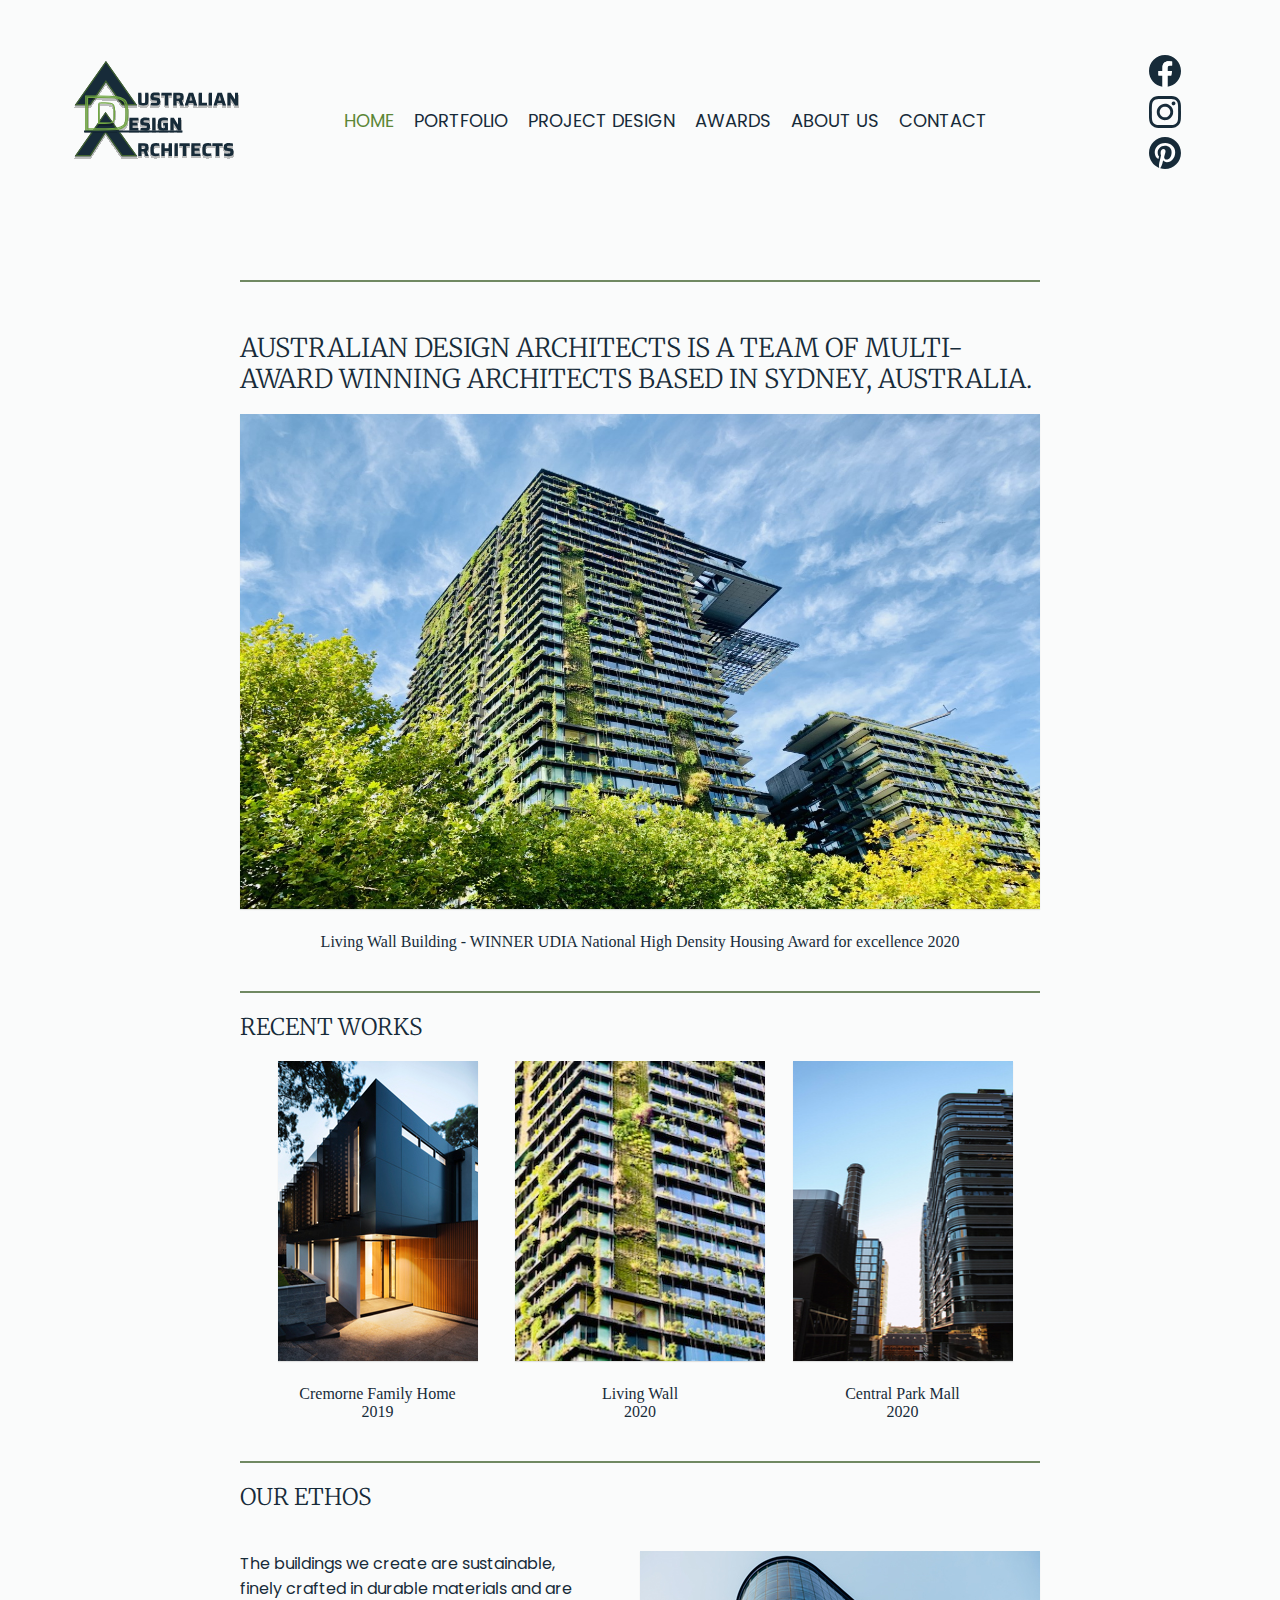
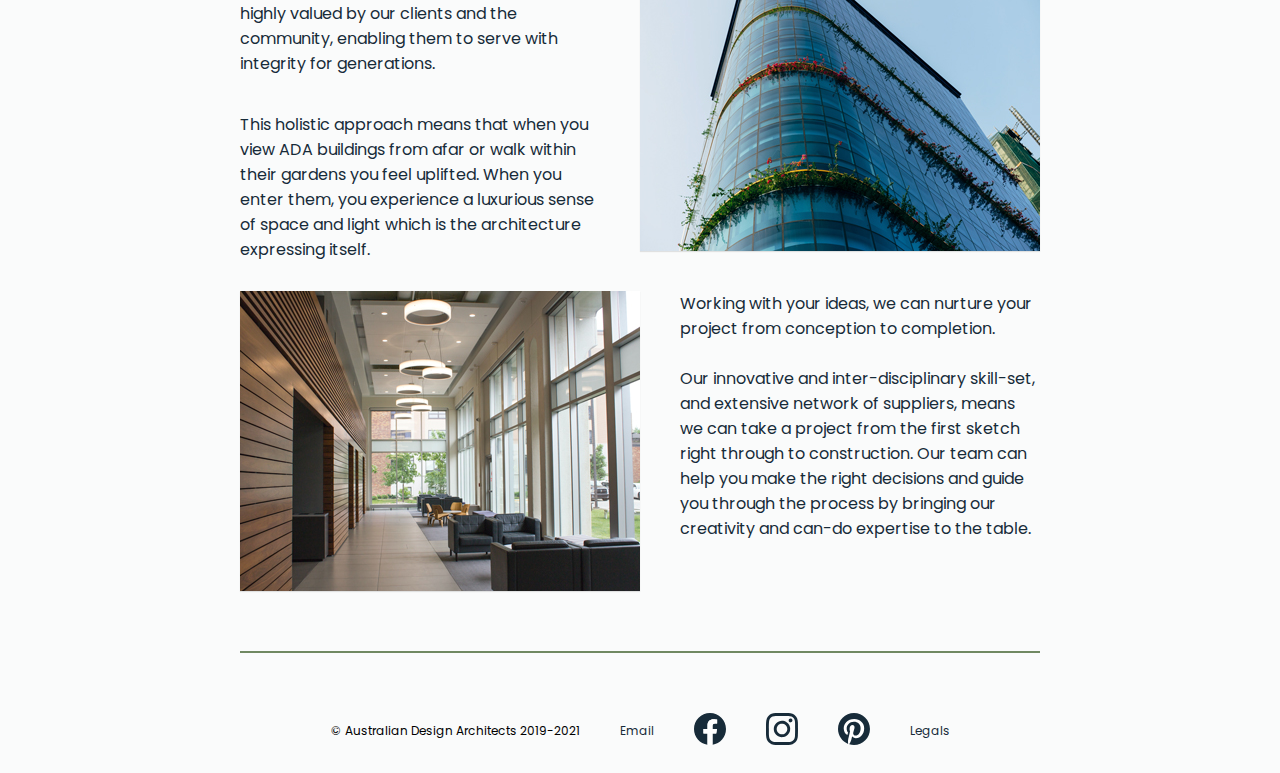
<file: www/index.html>
﻿<!DOCTYPE html>

<html lang="en">

<head>
  <meta charset="utf-8" />

  <title>
    Australian Design Architects, multiple award-winning architects and
    leaders in sustainable, environmentally aware building and design. Home
    Page.
  </title>

  <meta name="author" content="   Paul Harvey paul.harvey23@studytafensw.edu.au   " />

  <link rel="stylesheet" href="ada.css" />
  <!-- <link rel="stylesheet" href="main.js"> -->
  <link
    href="https://fonts.googleapis.com/css2?family=Merriweather:wght@300;400;700;900&family=Poppins:wght@100;300;400;500;600;700;800&display=swap"
    rel="stylesheet" />

  <meta name="viewport" content="width=device-width, initial-scale=1" />
</head>

<body>
  <div id="upper">
    <header>
      <img class="logo" src="images/ada-logo.svg" width="200" height="150" alt="Australian Design Architects logo" />

      <nav>
        <ul>
          <li><a href="index.html" id="current">HOME</a></li>
          <li>
            <div id="port">
              <a href="portfolio.html">PORTFOLIO</a>
              <div class="sub_menu">
                <div class="col">
                  <a href="residential.html">
                    <img src="images/res-part1-1-thumb.jpg" alt="apartment3" />
                    <p>Residential</p>
                  </a>
                </div>
                <div class="col">
                  <a href="interiors.html">
                    <img src="images/int-part3-1-thumb.jpg" alt="interiors" />
                    <p>Interiors</p>
                  </a>
                </div>
                <div class="col">
                  <a href="commercial.html">
                    <img src="images/com-part1-3-thumb.jpg" alt="commercial building" />
                    <p>Commercial</p>
                  </a>
                </div>
                <div class="col">
                  <a href="restoration.html">
                    <img src="images/rest2-thumb.jpg" alt="restoration project" />
                    <p>Restoration</p>
                  </a>
                </div>
              </div>
            </div>
          </li>

          <li><a href="project_design.html">PROJECT DESIGN</a></li>
          <li><a href="awards.html">AWARDS</a></li>
          <li><a href="about_us.html">ABOUT US</a></li>
          <li><a href="contact.html">CONTACT</a></li>
        </ul>
      </nav>
      <div id="socials">
        <ul>
          <li>
            <a href="https://www.facebook.com/australian_design_architects"><img src="images/facebook_logo1.svg"
                width="32" height="32" alt="Facebook logo" /></a>
          </li>
          <li>
            <a href="https://www.instagram.com/australian_design_architects"><img src="images/instagram_logo1.svg"
                width="32" height="32" alt="instagram logo" /></a>
          </li>
          <li>
            <a href="https://www.pinterest.com/australian_design_architects"><img src="images/pinterest_logo1.svg"
                width="32" height="32" alt="pinterest logo" /></a>
          </li>
        </ul>
      </div>
    </header>
  </div>
  <hr />
  <div id="main-wrapper">
    <main>
      <figure>
        <h1>
          Australian Design Architects is a team of multi-award winning
          architects based in Sydney, Australia.
        </h1>

        <!-- <div class="image-overlay"> -->
        <img class="hero" src="images/wall_large.jpg" width="800" height="495" alt="living wall" />
        <!-- </div> -->

        <figcaption>
          Living Wall Building - WINNER UDIA National High Density Housing
          Award for excellence 2020
        </figcaption>
      </figure>
      <hr />

      <h2>Recent Works</h2>
      <section id="fade">
        <h2 id="hidden-h2">0</h2>
        <figure class="comm-1">
          <!-- <div class="img-wrapper"> -->
          <img src="images/recent-left.jpg" width="200" height="300" alt="Cremorne Family Home" />

          <figcaption>Cremorne Family Home<br />2019</figcaption>
          <!-- </div> -->
        </figure>
        <div class="slideshow-container">
          <figure class="img-fade">
            <div class="mySlides fade">
              <img src="images/thumbnail_IMG_6743.jpg" width="250" height="300" alt="living wall" />
            </div>

            <div class="mySlides fade">
              <img src="images/thumbnail_IMG_6730.jpg" width="250" height="300" alt="living wall" />
            </div>

            <div class="mySlides fade">
              <img src="images/thumbnail_IMG_6731.jpg" width="250" height="300" alt="living wall" />
            </div>
            <figcaption>
              Living Wall<br />
              2020
            </figcaption>
          </figure>
        </div>

        <figure class="comm-2">
          <img src="images/recentright2.jpg" width="220" height="300" alt="central park mall" />
          <figcaption>Central Park Mall<br />2020</figcaption>
        </figure>
      </section>
      <hr />

      <h2>Our Ethos</h2>
      <div id="more-1">
        <div>
          <p>
            The buildings we create are sustainable, finely crafted in durable
            materials and are highly valued by our clients and the community,
            enabling them to serve with integrity for generations.
          </p>
          <br />
          <br />
          <p>
            This holistic approach means that when you view ADA buildings from
            afar or walk within their gardens you feel uplifted. When you
            enter them, you experience a luxurious sense of space and light
            which is the architecture expressing itself.
          </p>
          <br /><br />
          <!-- <p>
              When you relax in one of our living spaces, among your artwork and
              furnishings, and view the landscape beyond, you truly understand
              what we set out to achieve when we craft a home for you.
            </p> -->
        </div>
        <div>
          <img src="images/ethos-top.jpg" width="400" height="300" alt="apart2" />
        </div>
      </div>

      <div id="more-2">
        <div>
          <img src="images/ethos-bottom.jpg" width="400" height="300" alt="house4" />
        </div>
        <div>
          <p>
            Working with your ideas, we can nurture your project from
            conception to completion.<br /><br />
            Our innovative and inter-disciplinary skill-set, and extensive
            network of suppliers, means we can take a project from the first
            sketch right through to construction. Our team can help you make
            the right decisions and guide you through the process by bringing
            our creativity and can-do expertise to the table.
          </p>
        </div>
      </div>
    </main>
  </div>
  <hr />
  <footer>
    <ul>
      <li>&copy; Australian Design Architects 2019-2021</li>
      <li><a href="contact.html">Email</a></li>
      <li>
        <a href="https://www.facebook.com/australian_design_architects"><img src="images/facebook_logo1.svg" width="32"
            height="32" alt="Facebook logo" /></a>
      </li>
      <li>
        <a href="https://www.instagram.com/australian_design_architects"><img src="images/instagram_logo1.svg"
            width="32" height="32" alt="instagram logo" /></a>
      </li>
      <li>
        <a href="https://www.pinterest.com/australian_design_architects"><img src="images/pinterest_logo1.svg"
            width="32" height="32" alt="pinterest logo" /></a>
      </li>

      <li><a href="legals.html">Legals</a></li>
    </ul>
  </footer>

  <script>
    var slideIndex = 0;
    showSlides();

    function showSlides() {
      var i;
      var slides = document.getElementsByClassName("mySlides");
      for (i = 0; i < slides.length; i++) {
        slides[i].style.display = "none";
      }
      slideIndex++;
      if (slideIndex > slides.length) {
        slideIndex = 1;
      }
      slides[slideIndex - 1].style.display = "block";
      setTimeout(showSlides, 3000); // Change image every 2 seconds
    }
  </script>
</body>

</html>
</file>
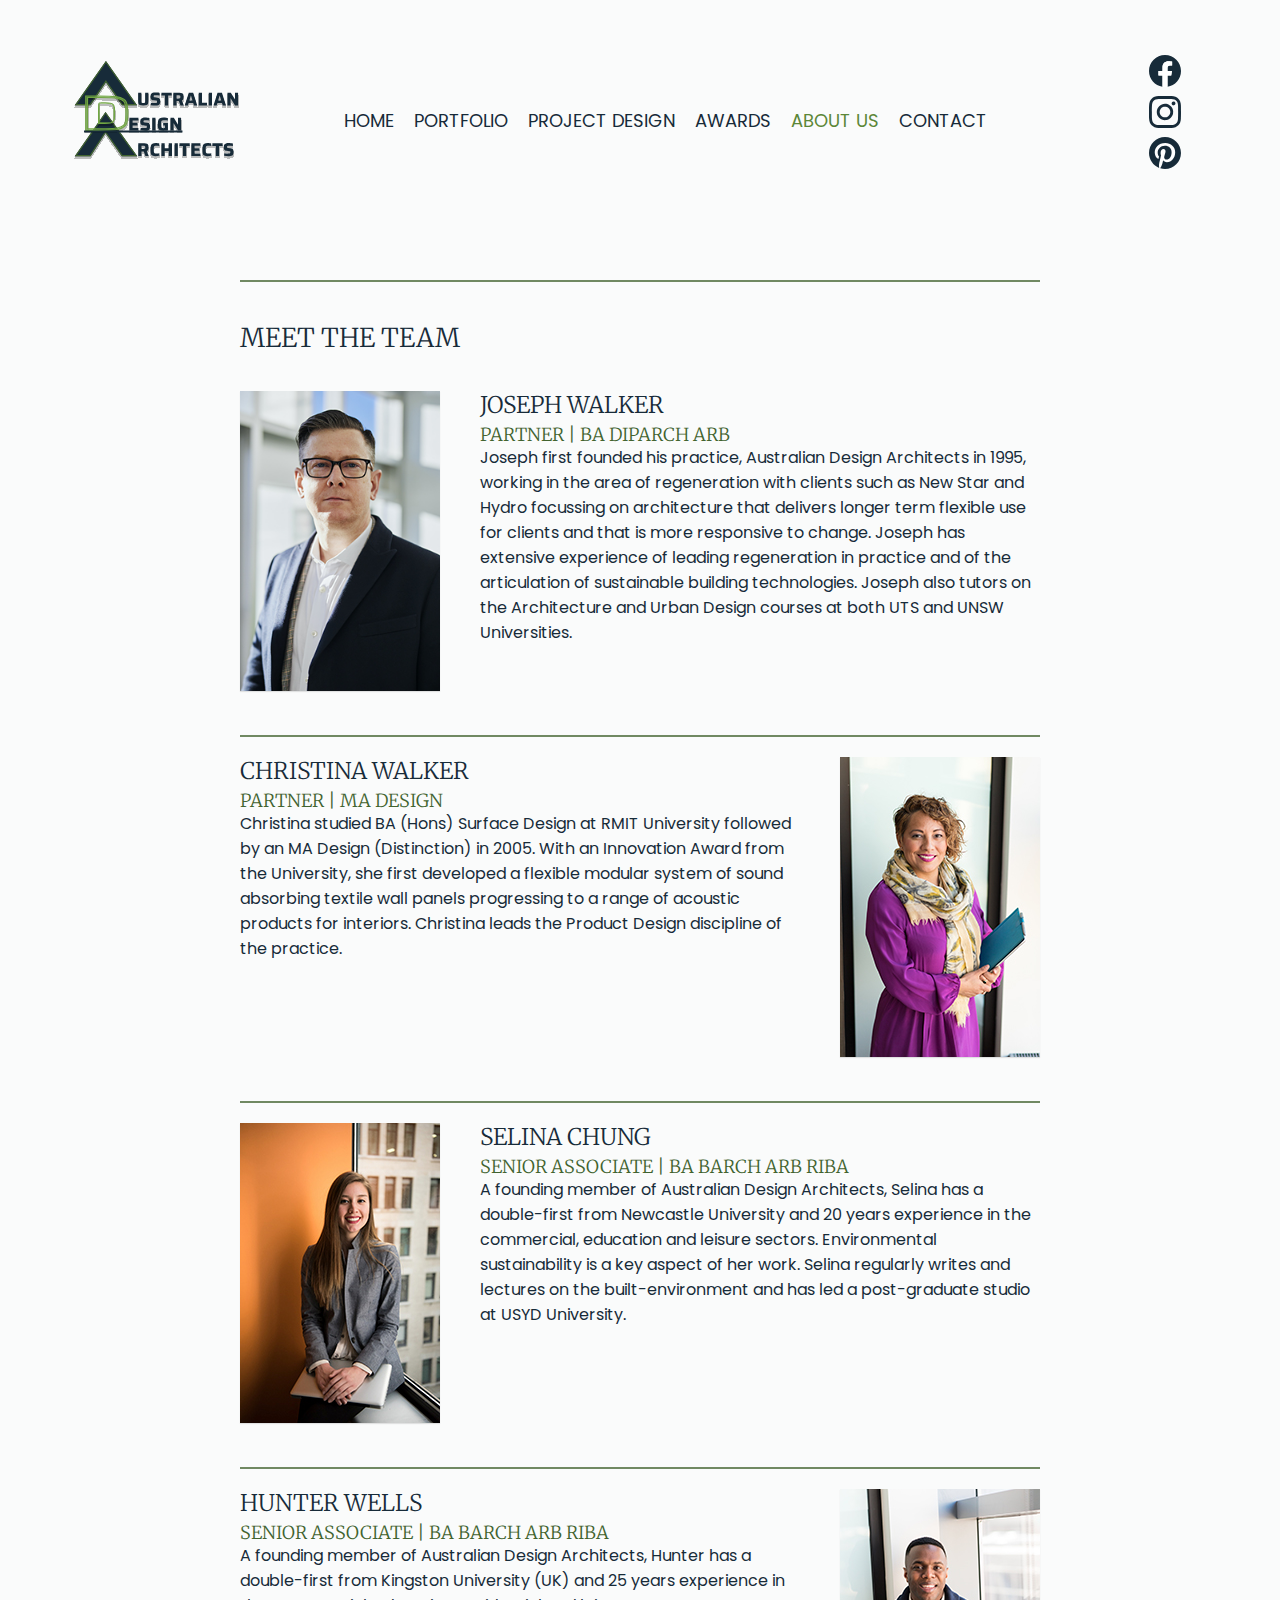
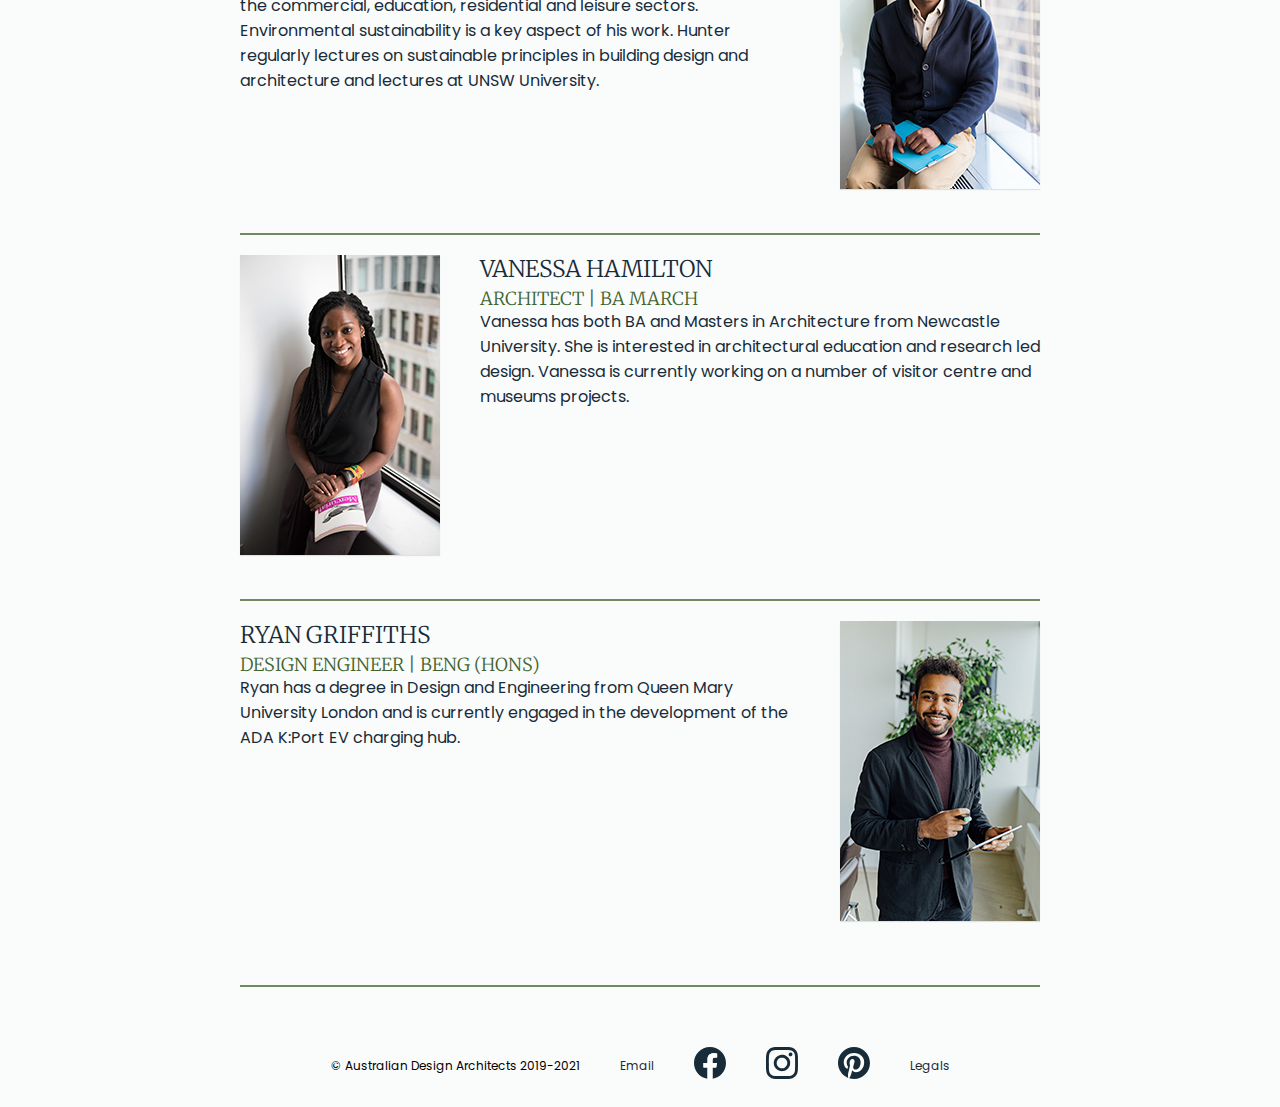
<file: www/about_us.html>
<!DOCTYPE html>

<html lang="en">
  <head>
    <meta charset="utf-8" />

    <title>
      Australian Design Architects, multiple award-winning architects and
      leaders in sustainable, environmentally aware building and design. About
      Us Page.
    </title>

    <meta
      name="author"
      content="   Paul Harvey paul.harvey23@studytafensw.edu.au   "
    />

    <link rel="stylesheet" href="ada.css" />
    <!-- <link rel="stylesheet" href="main.js"> -->
    <link
      href="https://fonts.googleapis.com/css2?family=Merriweather:wght@300;400;700;900&family=Poppins:wght@100;300;400;500;600;700;800&display=swap"
      rel="stylesheet"
    />

    <meta name="viewport" content="width=device-width, initial-scale=1" />
  </head>

  <body>
    <div id="upper">
      <header>
        <a href="index.html">
          <img
            class="logo"
            src="images/ada-logo.svg"
            width="200"
            height="150"
            alt="Australian Design Architects logo"
          />
        </a>
        <nav>
          <ul>
            <li><a href="index.html">HOME</a></li>
            <li>
              <div id="port">
                <a href="portfolio.html">PORTFOLIO</a>
                <div class="sub_menu">
                  <div class="col">
                    <a href="residential.html">
                      <img
                        src="images/res-part1-1-thumb.jpg"
                        alt="apartment3"
                      />
                      <p>Residential</p></a
                    >
                  </div>
                  <div class="col">
                    <a href="interiors.html">
                      <img src="images/int-part3-1-thumb.jpg" alt="interiors" />
                      <p>Interiors</p></a
                    >
                  </div>
                  <div class="col">
                    <a href="commercial.html">
                      <img
                        src="images/com-part1-3-thumb.jpg"
                        alt="commercial building"
                      />
                      <p>Commercial</p></a
                    >
                  </div>
                  <div class="col">
                    <a href="restoration.html">
                      <img
                        src="images/rest2-thumb.jpg"
                        alt="restoration project"
                      />
                      <p>Restoration</p></a
                    >
                  </div>
                </div>
              </div>
            </li>

            <li><a href="project_design.html">PROJECT DESIGN</a></li>
            <li><a href="awards.html">AWARDS</a></li>
            <li><a href="about_us.html" id="current">ABOUT US</a></li>
            <li><a href="contact.html">CONTACT</a></li>
          </ul>
        </nav>
        <div id="socials">
          <ul>
            <li>
              <a href="https://www.facebook.com/australian_design_architects"
                ><img
                  src="images/facebook_logo1.svg"
                  width="32"
                  height="32"
                  alt="Facebook logo"
              /></a>
            </li>
            <li>
              <a href="https://www.instagram.com/australian_design_architects"
                ><img
                  src="images/instagram_logo1.svg"
                  width="32"
                  height="32"
                  alt="instagram logo"
              /></a>
            </li>
            <li>
              <a href="https://www.pinterest.com/australian_design_architects"
                ><img
                  src="images/pinterest_logo1.svg"
                  width="32"
                  height="32"
                  alt="pinterestlogo"
              /></a>
            </li>
          </ul>
        </div>
      </header>
    </div>
    <hr />
    <div id="main-wrapper">
      <main>
        <h1>MEET THE TEAM</h1>
        <br />

        <div class="team">
          <div class="staff">
            <img
              src="images/ada_joseph_walker.jpg"
              alt="joseph walker"
              width="200"
              height="300"
            />
          </div>
          <div class="staff-info-1">
            <h2>JOSEPH WALKER</h2>
            <h3>PARTNER | BA DIPARCH ARB</h3>
            <p>
              Joseph first founded his practice, Australian Design Architects in
              1995, working in the area of regeneration with clients such as New
              Star and Hydro focussing on architecture that delivers longer term
              flexible use for clients and that is more responsive to change.
              Joseph has extensive experience of leading regeneration in
              practice and of the articulation of sustainable building
              technologies. Joseph also tutors on the Architecture and Urban
              Design courses at both UTS and UNSW Universities.
            </p>
          </div>
        </div>
        <hr />

        <div class="team">
          <div class="staff-info-2">
            <h2>CHRISTINA WALKER</h2>
            <h3>PARTNER | MA DESIGN</h3>
            <p>
              Christina studied BA (Hons) Surface Design at RMIT University
              followed by an MA Design (Distinction) in 2005. With an Innovation
              Award from the University, she first developed a flexible modular
              system of sound absorbing textile wall panels progressing to a
              range of acoustic products for interiors. Christina leads the
              Product Design discipline of the practice.
            </p>
          </div>
          <div class="staff">
            <img
              src="images/ada_christina_walker.jpg"
              alt="christina walker"
              width="200"
              height="300"
            />
          </div>
        </div>
        <hr />
        <div class="team">
          <div class="staff">
            <img
              src="images/ada_selina_chung"
              alt="selina chung"
              width="200"
              height="300"
            />
          </div>
          <div class="staff-info-3">
            <h2>SELINA CHUNG</h2>
            <h3>SENIOR ASSOCIATE | BA BARCH ARB RIBA</h3>
            <p>
              A founding member of Australian Design Architects, Selina has a
              double-first from Newcastle University and 20 years experience in
              the commercial, education and leisure sectors. Environmental
              sustainability is a key aspect of her work. Selina regularly
              writes and lectures on the built-environment and has led a
              post-graduate studio at USYD University.
            </p>
          </div>
        </div>
        <hr />
        <div class="team">
          <div class="staff-info-4">
            <h2>HUNTER WELLS</h2>
            <h3>SENIOR ASSOCIATE | BA BARCH ARB RIBA</h3>
            <p>
              A founding member of Australian Design Architects, Hunter has a
              double-first from Kingston University (UK) and 25 years experience
              in the commercial, education, residential and leisure sectors.
              Environmental sustainability is a key aspect of his work. Hunter
              regularly lectures on sustainable principles in building design
              and architecture and lectures at UNSW University.
            </p>
          </div>
          <div class="staff">
            <img
              src="images/ada_hunter_wells.jpg"
              alt="hunter wells"
              width="200"
              height="300"
            />
          </div>
        </div>
        <hr />
        <div class="team">
          <div class="staff">
            <img
              src="images/ada_vanessa_hamilton.jpg"
              alt="vanessa hamilton"
              width="200"
              height="300"
            />
          </div>
          <div class="staff-info-5">
            <h2>VANESSA HAMILTON</h2>
            <h3>ARCHITECT | BA MARCH</h3>
            <p>
              Vanessa has both BA and Masters in Architecture from Newcastle
              University. She is interested in architectural education and
              research led design. Vanessa is currently working on a number of
              visitor centre and museums projects.
            </p>
          </div>
        </div>
        <hr />
        <div class="team">
          <div class="staff-info-6">
            <h2>RYAN GRIFFITHS</h2>
            <h3>DESIGN ENGINEER | BENG (HONS)</h3>
            <p>
              Ryan has a degree in Design and Engineering from Queen Mary
              University London and is currently engaged in the development of
              the ADA K:Port EV charging hub.
            </p>
          </div>
          <div class="staff">
            <img
              src="images/ada_ryan_griffiths1.jpg"
              alt="ryan griffiths"
              width="200"
              height="300"
            />
          </div>
        </div>
      </main>
    </div>

    <hr />
    <footer>
      <ul>
        <li>&copy; Australian Design Architects 2019-2021</li>
        <li><a href="contact.html">Email</a></li>
        <li>
          <a href="https://www.facebook.com/australian_design_architects"
            ><img
              src="images/facebook_logo1.svg"
              width="32"
              height="32"
              alt="Facebook logo"
          /></a>
        </li>
        <li>
          <a href="https://www.instagram.com/australian_design_architects"
            ><img
              src="images/instagram_logo1.svg"
              width="32"
              height="32"
              alt="instagram logo"
          /></a>
        </li>
        <li>
          <a href="https://www.pinterest.com/australian_design_architects"
            ><img
              src="images/pinterest_logo1.svg"
              width="32"
              height="32"
              alt="pinterest logo"
          /></a>
        </li>

        <li><a href="legals.html">Legals</a></li>
      </ul>
    </footer>
    <!-- <script>
      var slideIndex = 0;
      showSlides();

      function showSlides() {
        var i;
        var slides = document.getElementsByClassName("mySlides");
        for (i = 0; i < slides.length; i++) {
          slides[i].style.display = "none";
        }
        slideIndex++;
        if (slideIndex > slides.length) {
          slideIndex = 1;
        }
        slides[slideIndex - 1].style.display = "block";
        setTimeout(showSlides, 3000); // Change image every 2 seconds
      }
    </script> -->
  </body>
</html>
</file>
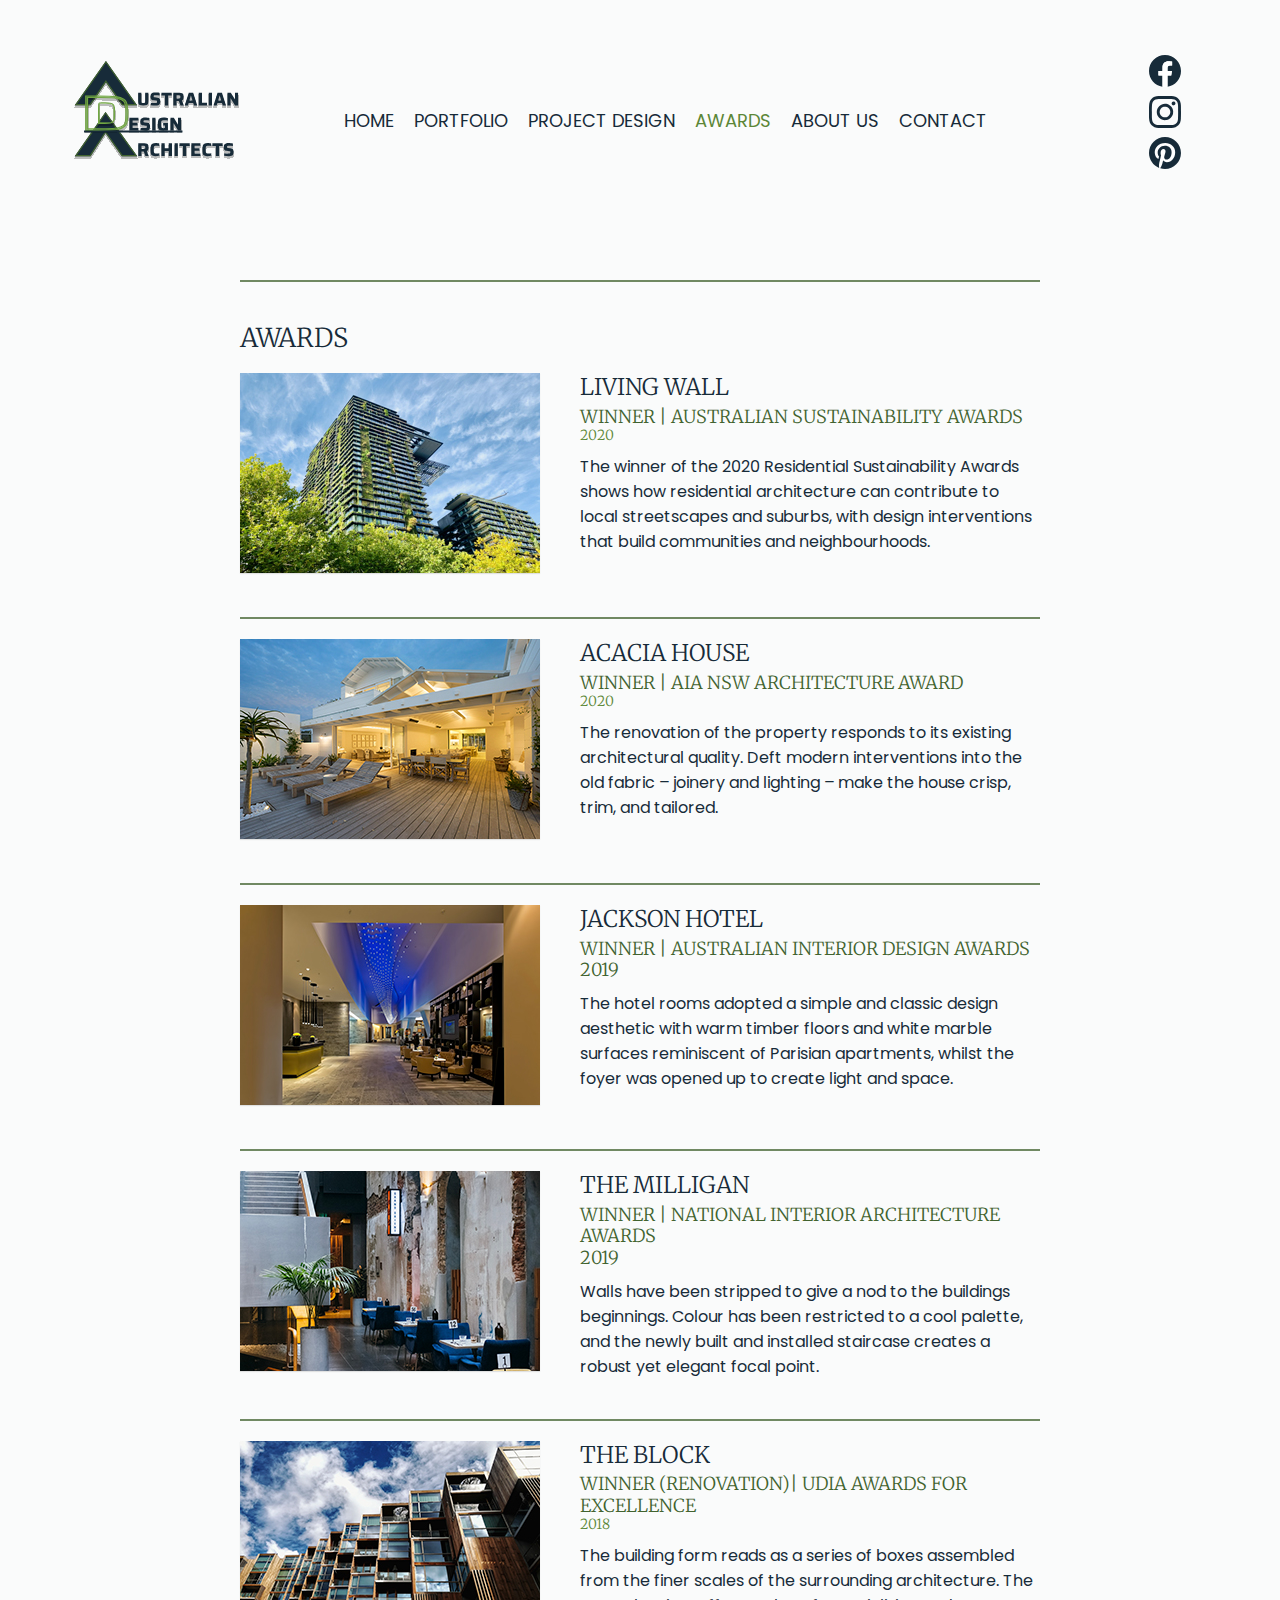
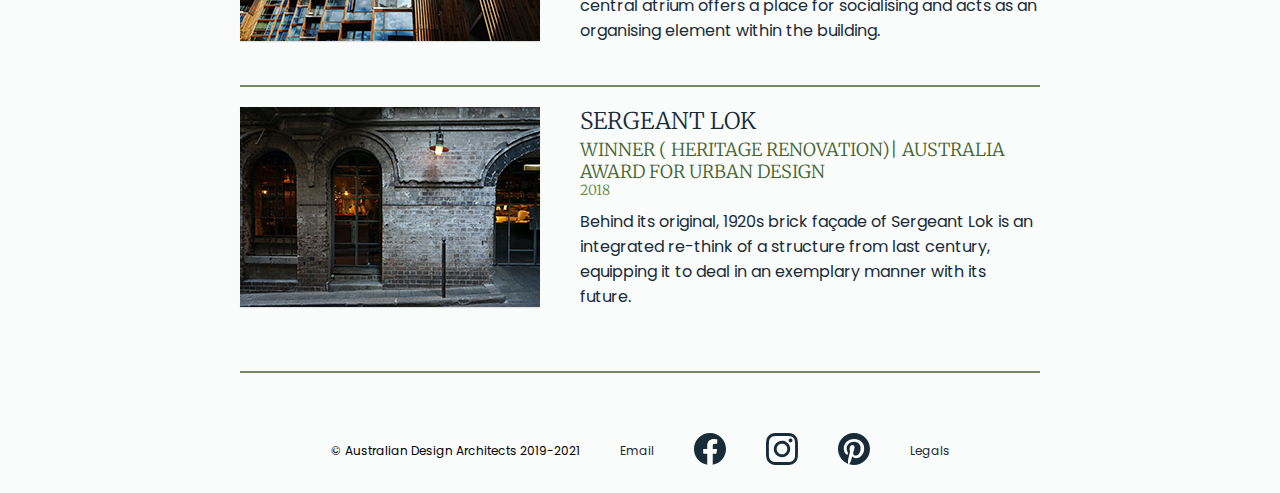
<file: www/awards.html>
<!DOCTYPE html>

<html lang="en">
  <head>
    <meta charset="utf-8" />

    <title> Australian Design Architects, multiple award-winning architects and
      leaders in sustainable, environmentally aware building and design. Awards Page.</title>

    <meta
      name="author"
      content="   Paul Harvey paul.harvey23@studytafensw.edu.au   "
    />

    <link rel="stylesheet" href="ada.css" />
    <!-- <link rel="stylesheet" href="main.js"> -->
    <link
      href="https://fonts.googleapis.com/css2?family=Merriweather:wght@300;400;700;900&family=Poppins:wght@100;300;400;500;600;700;800&display=swap"
      rel="stylesheet"
    />

    <meta name="viewport" content="width=device-width, initial-scale=1" />
  </head>

  <body>
    <div id="upper">
      <header>
        <a href="index.html">
          <img
            class="logo"
            src="images/ada-logo.svg"
            width="200"
            height="150"
            alt="Australian Design Architects logo"
          />
        </a>
        <nav>
          <ul>
            <li><a href="index.html">HOME</a></li>
            <li>
              <div id="port">
                <a href="portfolio.html">PORTFOLIO</a>
                <div class="sub_menu">
                  <div class="col">
                    <a href="residential.html">
                      <img
                        src="images/res-part1-1-thumb.jpg"
                        alt="apartment3"
                      />
                      <p>Residential</p>
                    </a>
                  </div>
                  <div class="col">
                    <a href="interiors.html">
                      <img src="images/int-part3-1-thumb.jpg" alt="interiors" />
                      <p>Interiors</p>
                    </a>
                  </div>
                  <div class="col">
                    <a href="commercial.html">
                      <img
                        src="images/com-part1-3-thumb.jpg"
                        alt="commercial building"
                      />
                      <p>Commercial</p>
                    </a>
                  </div>
                  <div class="col">
                    <a href="restoration.html">
                      <img
                        src="images/rest2-thumb.jpg"
                        alt="restoration project"
                      />
                      <p>Restoration</p>
                    </a>
                  </div>
                </div>
              </div>
            </li>

            <li><a href="project_design.html">PROJECT DESIGN</a></li>
            <li><a href="awards.html" id="current">AWARDS</a></li>
            <li><a href="about_us.html">ABOUT US</a></li>
            <li><a href="contact.html">CONTACT</a></li>
          </ul>
        </nav>
        <div id="socials">
          <ul>
            <li>
              <a href="https://www.facebook.com/australian_design_architects"
                ><img
                  src="images/facebook_logo1.svg"
                  width="32"
                  height="32"
                  alt="Facebook logo"
              /></a>
            </li>
            <li>
              <a href="https://www.instagram.com/australian_design_architects"
                ><img
                  src="images/instagram_logo1.svg"
                  width="32"
                  height="32"
                  alt="instagram logo"
              /></a>
            </li>
            <li>
              <a href="https://www.pinterest.com/australian_design_architects"
                ><img
                  src="images/pinterest_logo1.svg"
                  width="32"
                  height="32"
                  alt="pinterestlogo"
              /></a>
            </li>
          </ul>
        </div>
      </header>
    </div>
    <hr />
    <div id="main-wrapper">
      <main>
        <h1>AWARDS</h1>

        <div class="awards-list">
          <div class="accolades">
            <img
              src="images/wall_large_awards.jpg"
              alt="living wall"
              width="300"
              height="200"
            />
          </div>
          <div class="accolade-info-1">
            <h2>LIVING WALL</h2>
            <h3>WINNER | AUSTRALIAN SUSTAINABILITY AWARDS</h3>
            <h4>2020</h4>
            <p>
              The winner of the 2020 Residential Sustainability Awards shows how
              residential architecture can contribute to local streetscapes and
              suburbs, with design interventions that build communities and
              neighbourhoods.
            </p>
          </div>
        </div>
        <hr />

        <div class="awards-list">
          <div class="accolades">
            <img
              src="images/project2-new-2-1.jpg"
              alt="acacia house"
              width="300"
              height="200"
            />
          </div>
          <div class="accolade-info-1">
            <h2>ACACIA HOUSE</h2>
            <h3>WINNER | AIA NSW Architecture Award</h3>
            <h4>2020</h4>
            <p>
              The renovation of the property responds to its existing
              architectural quality. Deft modern interventions into the old
              fabric – joinery and lighting – make the house crisp, trim, and
              tailored.
            </p>
          </div>
        </div>
        <hr />

        <div class="awards-list">
          <div class="accolades">
            <img
              src="images/jackson_hotel.jpg"
              alt="jackson hotel"
              width="300"
              height="200"
            />
          </div>
          <div class="accolade-info-1">
            <h2>JACKSON HOTEL</h2>
            <h3>WINNER | AUSTRALIAN INTERIOR DESIGN AWARDS</h3>
            <h3>2019</h3>
            <p>
              The hotel rooms adopted a simple and classic design aesthetic with
              warm timber floors and white marble surfaces reminiscent of
              Parisian apartments, whilst the foyer was opened up to create
              light and space.
            </p>
          </div>
        </div>
        <hr />

        <div class="awards-list">
          <div class="accolades">
            <img
              src="images/the_milligan.jpg"
              alt="QT hotel"
              width="300"
              height="200"
            />
          </div>
          <div class="accolade-info-1">
            <h2>The Milligan</h2>
            <h3>WINNER | NATIONAL INTERIOR ARCHITECTURE AWARDS</h3>
            <h3>2019</h3>
            <p>
              Walls have been stripped to give a nod to the buildings
              beginnings. Colour has been restricted to a cool palette, and the
              newly built and installed staircase creates a robust yet elegant
              focal point.
            </p>
          </div>
        </div>
        <hr />

        <div class="awards-list">
          <div class="accolades">
            <img
              src="images/block-reno.jpg"
              alt="block building"
              width="300"
              height="200"
            />
          </div>
          <div class="accolade-info-1">
            <h2>THE BLOCK</h2>
            <h3>WINNER (renovation)| UDIA Awards for Excellence</h3>
            <h4>2018</h4>
            <p>
              The building form reads as a series of boxes assembled from the
              finer scales of the surrounding architecture. The central atrium
              offers a place for socialising and acts as an organising element
              within the building.
            </p>
          </div>
        </div>
        <hr />

        <div class="awards-list">
          <div class="accolades">
            <img
              src="images/lok.jpg"
              alt="lok restaurant"
              width="300"
              height="200"
            />
          </div>
          <div class="accolade-info-1">
            <h2>SERGEANT LOK</h2>
            <h3>
              WINNER ( heritage renovation)| AUSTRALIA AWARD FOR URBAN DESIGN
            </h3>
            <h4>2018</h4>
            <p>
              Behind its original, 1920s brick façade of Sergeant Lok is an
              integrated re-think of a structure from last century, equipping it
              to deal in an exemplary manner with its future.
            </p>
          </div>
        </div>
      </main>
    </div>

    <hr />
    <footer>
      <ul>
        <li>&copy; Australian Design Architects 2019-2021</li>
        <li><a href="contact.html">Email</a></li>
        <li>
          <a href="https://www.facebook.com/australian_design_architects"
            ><img
              src="images/facebook_logo1.svg"
              width="32"
              height="32"
              alt="Facebook logo"
          /></a>
        </li>
        <li>
          <a href="https://www.instagram.com/australian_design_architects"
            ><img
              src="images/instagram_logo1.svg"
              width="32"
              height="32"
              alt="instagram logo"
          /></a>
        </li>
        <li>
          <a href="https://www.pinterest.com/australian_design_architects"
            ><img
              src="images/pinterest_logo1.svg"
              width="32"
              height="32"
              alt="pinterest logo"
          /></a>
        </li>

        <li><a href="legals.html">Legals</a></li>
      </ul>
    </footer>
    <!-- <script>
      var slideIndex = 0;
      showSlides();

      function showSlides() {
        var i;
        var slides = document.getElementsByClassName("mySlides");
        for (i = 0; i < slides.length; i++) {
          slides[i].style.display = "none";
        }
        slideIndex++;
        if (slideIndex > slides.length) {
          slideIndex = 1;
        }
        slides[slideIndex - 1].style.display = "block";
        setTimeout(showSlides, 3000); // Change image every 2 seconds
      }
    </script> -->
  </body>
</html>
</file>
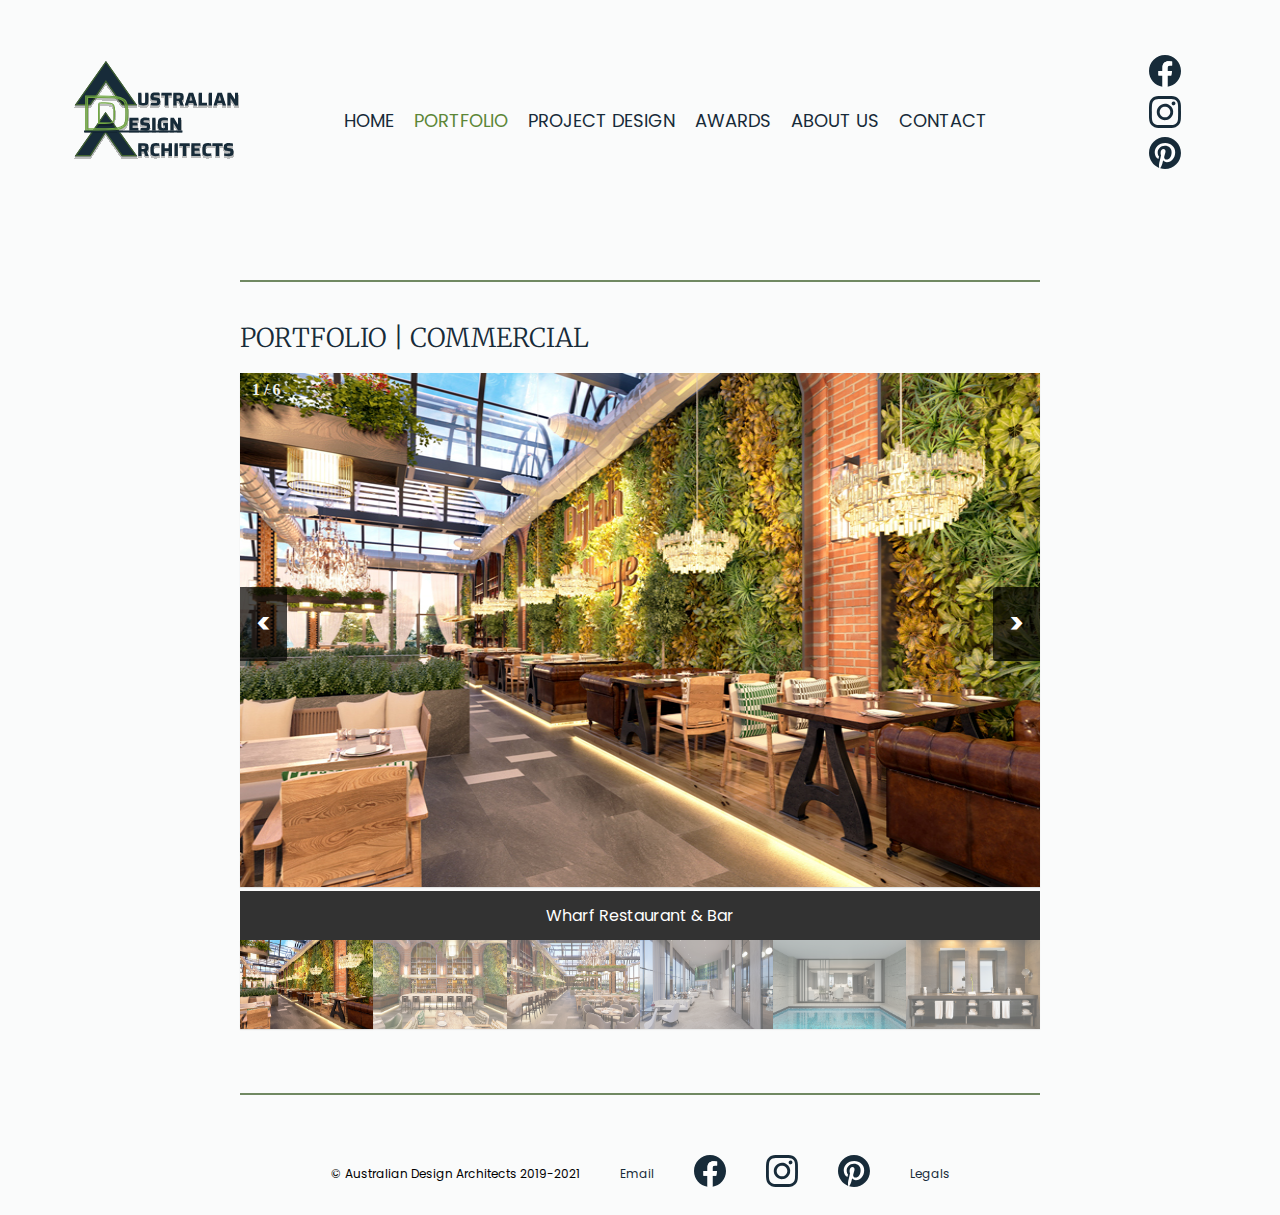
<file: www/commercial.html>
<!DOCTYPE html>

<html lang="en">
  <head>
    <meta charset="utf-8" />

    <title>
      Australian Design Architects, multiple award-winning architects and
      leaders in sustainable, environmentally aware building and design.
      Commercial Page.
    </title>

    <meta
      name="author"
      content="   Paul Harvey paul.harvey23@studytafensw.edu.au   "
    />

    <link rel="stylesheet" href="ada.css" />
    <!-- <link rel="stylesheet" href="main.js"> -->
    <link
      href="https://fonts.googleapis.com/css2?family=Merriweather:wght@300;400;700;900&family=Poppins:wght@100;300;400;500;600;700;800&display=swap"
      rel="stylesheet"
    />

    <meta name="viewport" content="width=device-width, initial-scale=1" />
  </head>

  <body>
    <div id="upper">
      <header>
        <img
          class="logo"
          src="images/ada-logo.svg"
          width="200"
          height="150"
          alt="Australian Design Architects logo"
        />

        <nav>
          <ul>
            <li><a href="index.html">HOME</a></li>
            <li>
              <div id="port">
                <a href="portfolio.html" id="current">PORTFOLIO</a>
                <div class="sub_menu">
                  <div class="col">
                    <a href="residential.html">
                      <img src="images/res-part1-1.jpg" alt="apartment3" />
                      <p>Residential</p></a
                    >
                  </div>
                  <div class="col">
                    <a href="interiors.html">
                      <img src="images/int-part3-1.jpg" alt="interiors" />
                      <p>Interiors</p></a
                    >
                  </div>
                  <div class="col">
                    <a href="commercial.html">
                      <img
                        src="images/com-part1-3.jpg"
                        alt="commercial building"
                      />
                      <p>Commercial</p></a
                    >
                  </div>
                  <div class="col">
                    <a href="restoration.html">
                      <img src="images/rest2.jpg" alt="restoration project" />
                      <p>Restoration</p></a
                    >
                  </div>
                </div>
              </div>
            </li>

            <li><a href="project_design.html">PROJECT DESIGN</a></li>
            <li><a href="awards.html">AWARDS</a></li>
            <li><a href="about_us.html">ABOUT US</a></li>
            <li><a href="contact.html">CONTACT</a></li>
          </ul>
        </nav>
        <div id="socials">
          <ul>
            <li>
              <a href="https://www.facebook.com/australian_design_architects"
                ><img
                  src="images/facebook_logo1.svg"
                  width="32"
                  height="32"
                  alt="Facebook logo"
              /></a>
            </li>
            <li>
              <a href="https://www.instagram.com/australian_design_architects"
                ><img
                  src="images/instagram_logo1.svg"
                  width="32"
                  height="32"
                  alt="instagram logo"
              /></a>
            </li>
            <li>
              <a href="https://www.pinterest.com/australian_design_architects"
                ><img
                  src="images/pinterest_logo1.svg"
                  width="32"
                  height="32"
                  alt="pinterestlogo"
              /></a>
            </li>
          </ul>
        </div>
      </header>
    </div>
    <hr />
    <div id="main-wrapper">
      <main>
        <h1>Portfolio | Commercial</h1>

        <div id="com-slideshow-container">
          <div class="mycomSlides">
            <div class="numbertext">1 / 6</div>
            <img
              src="images/com-part1-1.jpg"
              width="800"
              height="514"
              alt="Wharf Restaurant & Bar"
            />
          </div>

          <div class="mycomSlides">
            <div class="numbertext">2 / 6</div>
            <img
              src="images/com-part1-2.jpg"
              width="800"
              height="514"
              alt="Wharf Restaurant & Bar"
            />
          </div>

          <div class="mycomSlides">
            <div class="numbertext">3 / 6</div>
            <img
              src="images/com-part1-3.jpg"
              width="800"
              height="514"
              alt="Wharf Restaurant & Bar"
            />
          </div>

          <div class="mycomSlides">
            <div class="numbertext">4 / 6</div>
            <img
              src="images/com-part2-1.jpg"
              width="800"
              height="514"
              alt="New Zealand Hotel"
            />
          </div>

          <div class="mycomSlides">
            <div class="numbertext">5 / 6</div>
            <img
              src="images/com-part2-2.jpg"
              width="800"
              height="514"
              alt="New Zealand Hotel"
            />
          </div>

          <div class="mycomSlides">
            <div class="numbertext">6 / 6</div>
            <img
              src="images/com-part2-3.jpg"
              width="800"
              height="514"
              alt="New Zealand Hotel"
            />
          </div>
          <a class="prev" onclick="plusSlides(-1)">&lt;</a>
          <a class="next" onclick="plusSlides(1)">&gt;</a>

          <div class="caption-container">
            <p id="caption"></p>
          </div>

          <div class="row">
            <div class="column">
              <img
                class="demo cursor"
                src="images/com-part1-1.jpg"
                width="100%"
                onclick="currentSlide(1)"
                alt="Wharf Restaurant & Bar"
              />
            </div>

            <div class="column">
              <img
                class="demo cursor"
                src="images/com-part1-2.jpg"
                width="100%"
                onclick="currentSlide(2)"
                alt="Wharf Restaurant & Bar"
              />
            </div>

            <div class="column">
              <img
                class="demo cursor"
                src="images/com-part1-3.jpg"
                width="100%"
                onclick="currentSlide(3)"
                alt="Wharf Restaurant & Bar"
              />
            </div>

            <div class="column">
              <img
                class="demo cursor"
                src="images/com-part2-1.jpg"
                width="100%"
                onclick="currentSlide(4)"
                alt="New Zealand Hotel"
              />
            </div>

            <div class="column">
              <img
                class="demo cursor"
                src="images/com-part2-2.jpg"
                width="100%"
                onclick="currentSlide(5)"
                alt="New Zealand Hotel"
              />
            </div>

            <div class="column">
              <img
                class="demo cursor"
                src="images/com-part2-3.jpg"
                width="100%"
                onclick="currentSlide(6)"
                alt="New Zealand Hotel"
              />
            </div>
          </div>
        </div>
      </main>
    </div>

    <hr />
    <footer>
      <ul>
        <li>&copy; Australian Design Architects 2019-2021</li>
        <li><a href="contact.html">Email</a></li>
        <li>
          <a href="https://www.facebook.com/australian_design_architects"
            ><img
              src="images/facebook_logo1.svg"
              width="32"
              height="32"
              alt="Facebook logo"
          /></a>
        </li>
        <li>
          <a href="https://www.instagram.com/australian_design_architects"
            ><img
              src="images/instagram_logo1.svg"
              width="32"
              height="32"
              alt="instagram logo"
          /></a>
        </li>
        <li>
          <a href="https://www.pinterest.com/australian_design_architects"
            ><img
              src="images/pinterest_logo1.svg"
              width="32"
              height="32"
              alt="pinterest logo"
          /></a>
        </li>

        <li><a href="legals.html">Legals</a></li>
      </ul>
    </footer>

    <script>
      var slideIndex = 1;
      showSlides(slideIndex);

      function plusSlides(n) {
        showSlides((slideIndex += n));
      }

      function currentSlide(n) {
        showSlides((slideIndex = n));
      }

      function showSlides(n) {
        var i;
        var slides = document.getElementsByClassName("mycomSlides");
        var dots = document.getElementsByClassName("demo");
        var captionText = document.getElementById("caption");
        if (n > slides.length) {
          slideIndex = 1;
        }
        if (n < 1) {
          slideIndex = slides.length;
        }
        for (i = 0; i < slides.length; i++) {
          slides[i].style.display = "none";
        }
        for (i = 0; i < dots.length; i++) {
          dots[i].className = dots[i].className.replace(" active", "");
        }
        slides[slideIndex - 1].style.display = "block";
        dots[slideIndex - 1].className += " active";
        captionText.innerHTML = dots[slideIndex - 1].alt;
      }
    </script>
  </body>
</html>
</file>
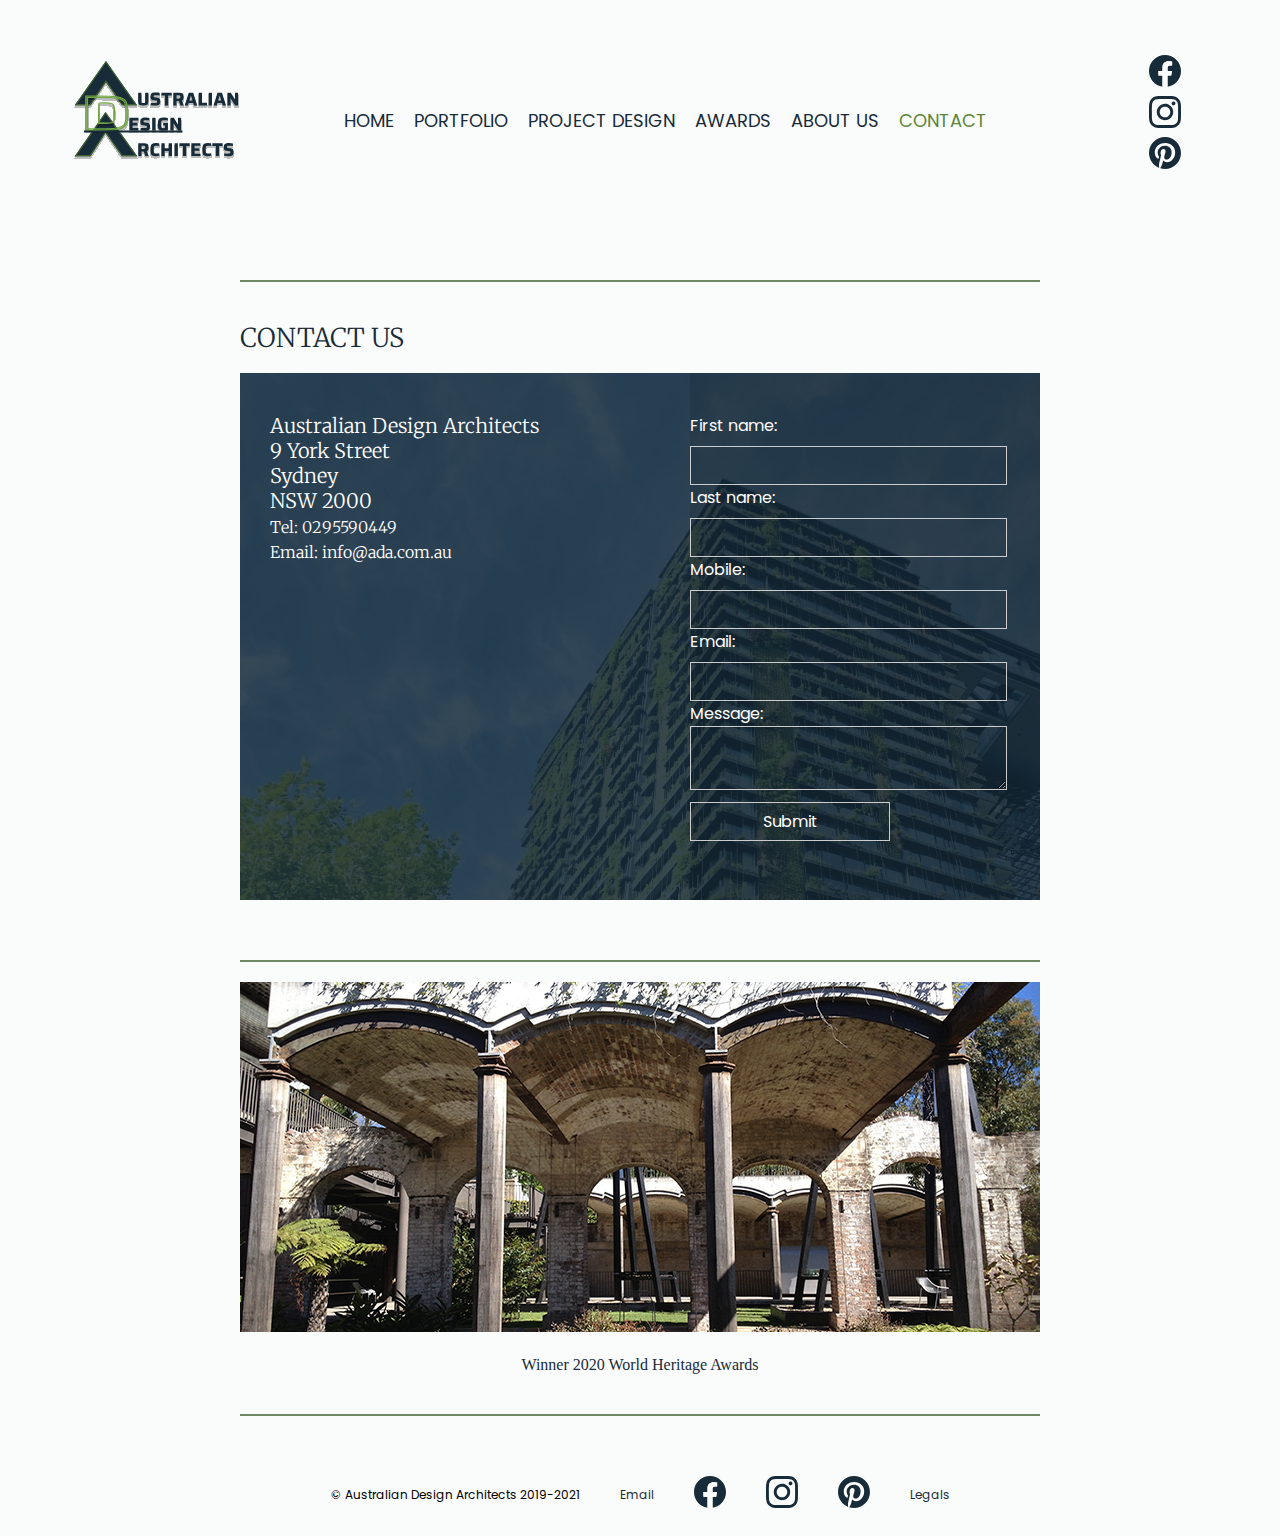
<file: www/contact.html>
<!DOCTYPE html>

<html lang="en">

<head>
  <meta charset="utf-8" />

  <title>
    Australian Design Architects, multiple award-winning architects and
    leaders in sustainable, environmentally aware building and design. Contact Page.
  </title>

  <meta name="author" content="   Paul Harvey paul.harvey23@studytafensw.edu.au   " />

  <link rel="stylesheet" href="ada.css" />
  <!-- <link rel="stylesheet" href="main.js"> -->
  <link
    href="https://fonts.googleapis.com/css2?family=Merriweather:wght@300;400;700;900&family=Poppins:wght@100;300;400;500;600;700;800&display=swap"
    rel="stylesheet" />

  <meta name="viewport" content="width=device-width, initial-scale=1" />
</head>

<body>
  <div id="upper">
    <header>
      <a href="index.html">
        <img class="logo" src="images/ada-logo.svg" width="200" height="150" alt="Australian Design Architects logo" />
      </a>
      <nav>
        <ul>
          <li><a href="index.html">HOME</a></li>
          <li>
            <div id="port">
              <a href="portfolio.html">PORTFOLIO</a>
              <div class="sub_menu">
                <div class="col">
                  <a href="residential.html">
                    <img src="images/res-part1-1-thumb.jpg" alt="apartment3" />
                    <p>Residential</p>
                  </a>
                </div>
                <div class="col">
                  <a href="interiors.html">
                    <img src="images/int-part3-1-thumb.jpg" alt="interiors" />
                    <p>Interiors</p>
                  </a>
                </div>
                <div class="col">
                  <a href="commercial.html">
                    <img src="images/com-part1-3-thumb.jpg" alt="commercial building" />
                    <p>Commercial</p>
                  </a>
                </div>
                <div class="col">
                  <a href="restoration.html">
                    <img src="images/rest2-thumb.jpg" alt="restoration project" />
                    <p>Restoration</p>
                  </a>
                </div>
              </div>
            </div>
          </li>

          <li><a href="project_design.html">PROJECT DESIGN</a></li>
          <li><a href="awards.html">AWARDS</a></li>
          <li><a href="about_us.html">ABOUT US</a></li>
          <li><a href="contact.html" id="current">CONTACT</a></li>
        </ul>
      </nav>
      <div id="socials">
        <ul>
          <li>
            <a href="https://www.facebook.com/australian_design_architects"><img src="images/facebook_logo1.svg"
                width="32" height="32" alt="Facebook logo" /></a>
          </li>
          <li>
            <a href="https://www.instagram.com/australian_design_architects"><img src="images/instagram_logo1.svg"
                width="32" height="32" alt="instagram logo" /></a>
          </li>
          <li>
            <a href="https://www.pinterest.com/australian_design_architects"><img src="images/pinterest_logo1.svg"
                width="32" height="32" alt="pinterest logo" /></a>
          </li>
        </ul>
      </div>
    </header>
  </div>
  <hr />
  <div id="main-wrapper">
    <main>
      <h1>Contact Us</h1>

      <!-- <h1 class="contact-h1">Contact Us</h1> -->

      <div id="contact">
        <div id="image-overlay">
          <div id="contact-details">
            <address>
              Australian Design Architects<br />
              9 York Street<br />
              Sydney<br />
              NSW 2000<br />
              <a href="0295590449">Tel: 0295590449</a><br />
              <a href="ada.com.au/enquiries">Email: info@ada.com.au</a><br />
            </address>


            <div id="googleMap">
              <p>
                <iframe
                  src="https://www.google.com/maps/embed?pb=!1m18!1m12!1m3!1d3312.964630959484!2d151.2031590156491!3d-33.86480238065721!2m3!1f0!2f0!3f0!3m2!1i1024!2i768!4f13.1!3m3!1m2!1s0x6b12ae4124333c4b%3A0xacc0faaf9219d35c!2s9%20York%20St%2C%20Sydney%20NSW%202000!5e0!3m2!1sen!2sau!4v1617342135057!5m2!1sen!2sau"
                  width="300" height="250" style="border: 0" allowfullscreen="" loading="lazy"></iframe>
              </p>
            </div>
          </div>
          <div id="contact-form">
            <form action="contact.php" method="post">
              <label for="fname">First name:</label>
              <input type="text" id="fname" name="fname" maxlength="15" />

              <label for="lname">Last name:</label>
              <input type="text" id="lname" name="lname" maxlength="15" />

              <label for="mobile">Mobile:</label>
              <input type="text" id="mobile" name="mobile" maxlength="15" />

              <label for="email">Email:</label>
              <input type="text" id="email" name="email" maxlength="30" />

              <label for="message">Message:</label>
              <textarea id="message" name="message" maxlength="1500"></textarea>

              <input type="submit" value="Submit" id="submit" />
            </form>
          </div>
          <!-- </div> -->
        </div>
      </div>
  </div>
  <hr />
  <!-- <div id="googleMap">
          <p>
            <iframe
              src="https://www.google.com/maps/embed?pb=!1m18!1m12!1m3!1d3312.964630959484!2d151.2031590156491!3d-33.86480238065721!2m3!1f0!2f0!3f0!3m2!1i1024!2i768!4f13.1!3m3!1m2!1s0x6b12ae4124333c4b%3A0xacc0faaf9219d35c!2s9%20York%20St%2C%20Sydney%20NSW%202000!5e0!3m2!1sen!2sau!4v1617342135057!5m2!1sen!2sau"
              width="300"
              height="200"
              style="border: 0"
              allowfullscreen=""
              loading="lazy"
            ></iframe>
          </p>
        </div> -->

  <figure>
    <!-- <div id="overlay"></div> -->

    <img class="contact-hero" src="images/contact-banner-image.jpg" width="800" height="350" alt="arcadia" />

    <figcaption>Winner 2020 World Heritage Awards</figcaption>
  </figure>
  </main>


  <hr />
  <footer>
    <ul>
      <li>&copy; Australian Design Architects 2019-2021</li>
      <li><a href="contact.html">Email</a></li>
      <li>
        <a href="https://www.facebook.com/australian_design_architects"><img src="images/facebook_logo1.svg" width="32"
            height="32" alt="Facebook logo" /></a>
      </li>
      <li>
        <a href="https://www.instagram.com/australian_design_architects"><img src="images/instagram_logo1.svg"
            width="32" height="32" alt="instagram logo" /></a>
      </li>
      <li>
        <a href="https://www.pinterest.com/australian_design_architects"><img src="images/pinterest_logo1.svg"
            width="32" height="32" alt="pinterest logo" /></a>
      </li>

      <li><a href="legals.html">Legals</a></li>
    </ul>
  </footer>
</body>

</html>
</file>
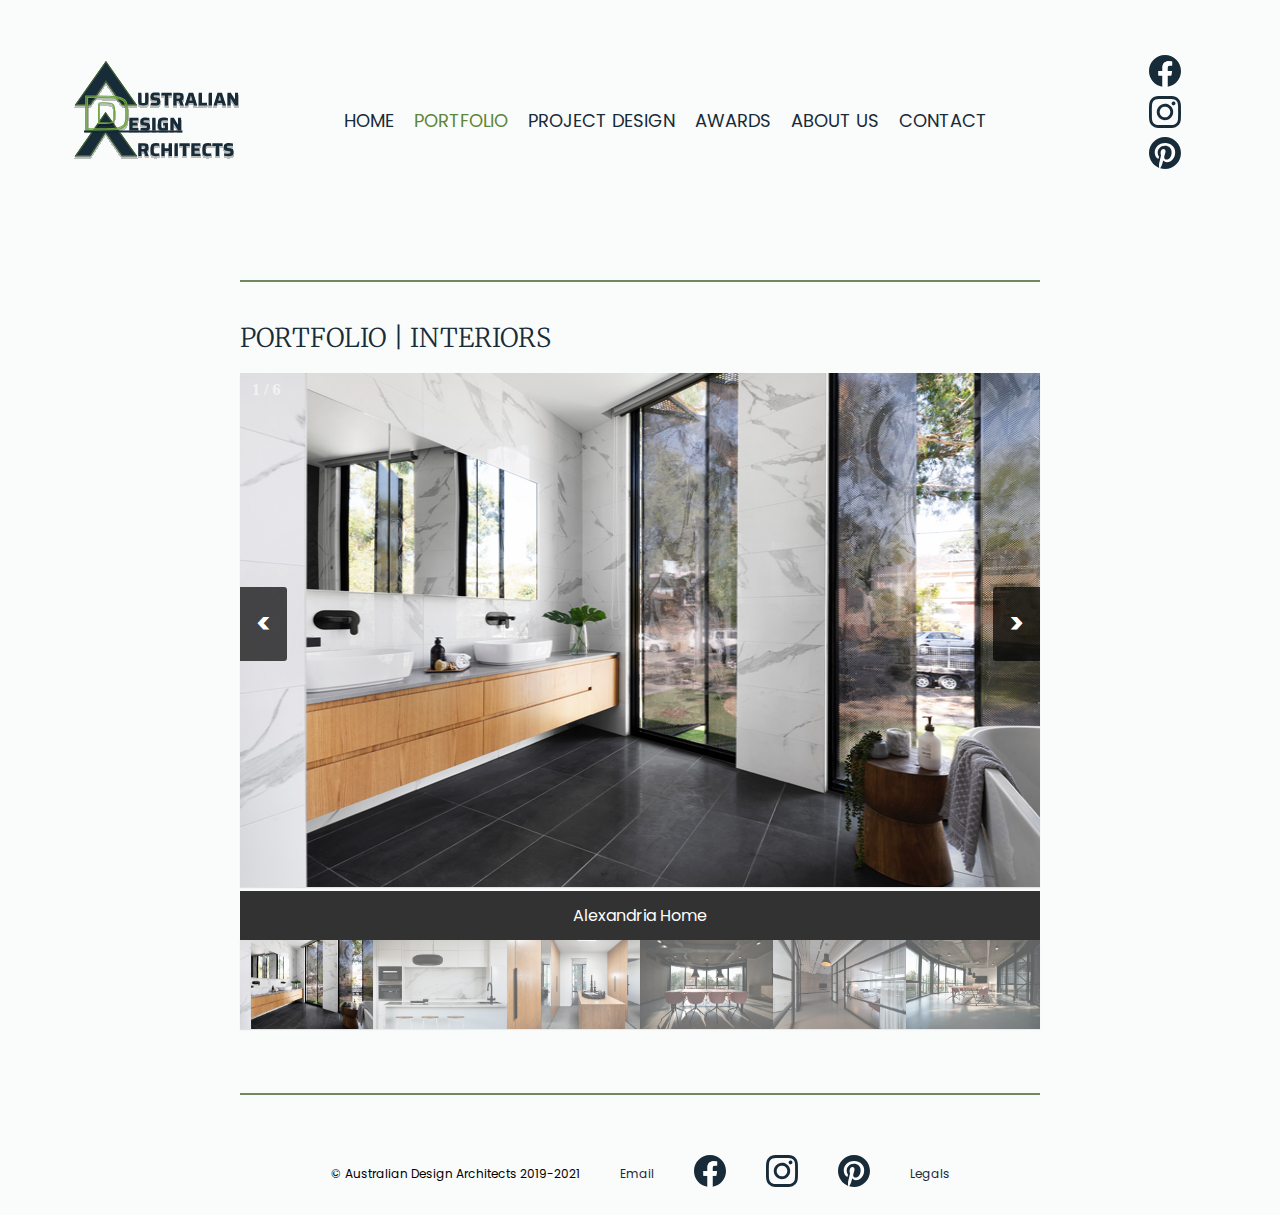
<file: www/interiors.html>
<!DOCTYPE html>

<html lang="en">
  <head>
    <meta charset="utf-8" />

    <title>
      Australian Design Architects, multiple award-winning architects and
      leaders in sustainable, environmentally aware building and design.
      Interiors Page.
    </title>

    <meta
      name="author"
      content="   Paul Harvey paul.harvey23@studytafensw.edu.au   "
    />

    <link rel="stylesheet" href="ada.css" />
    <!-- <link rel="stylesheet" href="main.js"> -->
    <link
      href="https://fonts.googleapis.com/css2?family=Merriweather:wght@300;400;700;900&family=Poppins:wght@100;300;400;500;600;700;800&display=swap"
      rel="stylesheet"
    />

    <meta name="viewport" content="width=device-width, initial-scale=1" />
  </head>

  <body>
    <div id="upper">
      <header>
        <img
          class="logo"
          src="images/ada-logo.svg"
          width="200"
          height="150"
          alt="Australian Design Architects logo"
        />

        <nav>
          <ul>
            <li><a href="index.html">HOME</a></li>
            <li>
              <div id="port">
                <a href="portfolio.html" id="current">PORTFOLIO</a>
                <div class="sub_menu">
                  <div class="col">
                    <a href="residential.html">
                      <img src="images/res-part1-1.jpg" alt="apartment3" />
                      <p>Residential</p></a
                    >
                  </div>
                  <div class="col">
                    <a href="interiors.html">
                      <img src="images/int-part3-1.jpg" alt="interiors" />
                      <p>Interiors</p></a
                    >
                  </div>
                  <div class="col">
                    <a href="commercial.html">
                      <img
                        src="images/com-part1-3.jpg"
                        alt="commercial building"
                      />
                      <p>Commercial</p></a
                    >
                  </div>
                  <div class="col">
                    <a href="restoration.html">
                      <img src="images/rest2.jpg" alt="restoration project" />
                      <p>Restoration</p></a
                    >
                  </div>
                </div>
              </div>
            </li>

            <li><a href="project_design.html">PROJECT DESIGN</a></li>
            <li><a href="awards.html">AWARDS</a></li>
            <li><a href="about_us.html">ABOUT US</a></li>
            <li><a href="contact.html">CONTACT</a></li>
          </ul>
        </nav>
        <div id="socials">
          <ul>
            <li>
              <a href="https://www.facebook.com/australian_design_architects"
                ><img
                  src="images/facebook_logo1.svg"
                  width="32"
                  height="32"
                  alt="Facebook logo"
              /></a>
            </li>
            <li>
              <a href="https://www.instagram.com/australian_design_architects"
                ><img
                  src="images/instagram_logo1.svg"
                  width="32"
                  height="32"
                  alt="instagram logo"
              /></a>
            </li>
            <li>
              <a href="https://www.pinterest.com/australian_design_architects"
                ><img
                  src="images/pinterest_logo1.svg"
                  width="32"
                  height="32"
                  alt="pinterestlogo"
              /></a>
            </li>
          </ul>
        </div>
      </header>
    </div>
    <hr />
    <div id="main-wrapper">
      <main>
        <h1>Portfolio | Interiors</h1>

        <div id="int-slideshow-container">
          <div class="myintSlides">
            <div class="numbertext">1 / 6</div>
            <img
              src="images/int-part2-1.jpg"
              width="800"
              height="514"
              alt="Alexandria Home"
            />
          </div>

          <div class="myintSlides">
            <div class="numbertext">2 / 6</div>
            <img
              src="images/int-part2-2.jpg"
              width="800"
              height="514"
              alt="Alexandria Home"
            />
          </div>

          <div class="myintSlides">
            <div class="numbertext">3 / 6</div>
            <img
              src="images/int-part2-3.jpg"
              width="800"
              height="514"
              alt="Alexandria Home"
            />
          </div>

          <div class="myintSlides">
            <div class="numbertext">4 / 6</div>
            <img
              src="images/int-part3-1.jpg"
              width="800"
              height="514"
              alt="Digital Office Space"
            />
          </div>

          <div class="myintSlides">
            <div class="numbertext">5 / 6</div>
            <img
              src="images/int-part3-2.jpg"
              width="800"
              height="514"
              alt="Digital Office Space"
            />
          </div>

          <div class="myintSlides">
            <div class="numbertext">6 / 6</div>
            <img
              src="images/int-part3-3.jpg"
              width="800"
              height="514"
              alt="Digital Office Space"
            />
          </div>
          <a class="prev" onclick="plusSlides(-1)">&lt;</a>
          <a class="next" onclick="plusSlides(1)">&gt;</a>

          <div class="caption-container">
            <p id="caption"></p>
          </div>

          <div class="row">
            <div class="column">
              <img
                class="demo cursor"
                src="images/int-part2-1.jpg"
                width="100%"
                onclick="currentSlide(1)"
                alt="Alexandria Home"
              />
            </div>

            <div class="column">
              <img
                class="demo cursor"
                src="images/int-part2-2.jpg"
                width="100%"
                onclick="currentSlide(2)"
                alt="Alexandria Home"
              />
            </div>

            <div class="column">
              <img
                class="demo cursor"
                src="images/int-part2-3.jpg"
                width="100%"
                onclick="currentSlide(3)"
                alt="Alexandria Home"
              />
            </div>

            <div class="column">
              <img
                class="demo cursor"
                src="images/int-part3-1.jpg"
                width="100%"
                onclick="currentSlide(4)"
                alt="Digital Office Space"
              />
            </div>

            <div class="column">
              <img
                class="demo cursor"
                src="images/int-part3-2.jpg"
                width="100%"
                onclick="currentSlide(5)"
                alt="Digital Office Space"
              />
            </div>

            <div class="column">
              <img
                class="demo cursor"
                src="images/int-part3-3.jpg"
                width="100%"
                onclick="currentSlide(6)"
                alt="Digital Office Space"
              />
            </div>
          </div>
        </div>
      </main>
    </div>

    <hr />
    <footer>
      <ul>
        <li>&copy; Australian Design Architects 2019-2021</li>
        <li><a href="contact.html">Email</a></li>
        <li>
          <a href="https://www.facebook.com/australian_design_architects"
            ><img
              src="images/facebook_logo1.svg"
              width="32"
              height="32"
              alt="Facebook logo"
          /></a>
        </li>
        <li>
          <a href="https://www.instagram.com/australian_design_architects"
            ><img
              src="images/instagram_logo1.svg"
              width="32"
              height="32"
              alt="instagram logo"
          /></a>
        </li>
        <li>
          <a href="https://www.pinterest.com/australian_design_architects"
            ><img
              src="images/pinterest_logo1.svg"
              width="32"
              height="32"
              alt="pinterest logo"
          /></a>
        </li>

        <li><a href="legals.html">Legals</a></li>
      </ul>
    </footer>

    <script>
      var slideIndex = 1;
      showSlides(slideIndex);

      function plusSlides(n) {
        showSlides((slideIndex += n));
      }

      function currentSlide(n) {
        showSlides((slideIndex = n));
      }

      function showSlides(n) {
        var i;
        var slides = document.getElementsByClassName("myintSlides");
        var dots = document.getElementsByClassName("demo");
        var captionText = document.getElementById("caption");
        if (n > slides.length) {
          slideIndex = 1;
        }
        if (n < 1) {
          slideIndex = slides.length;
        }
        for (i = 0; i < slides.length; i++) {
          slides[i].style.display = "none";
        }
        for (i = 0; i < dots.length; i++) {
          dots[i].className = dots[i].className.replace(" active", "");
        }
        slides[slideIndex - 1].style.display = "block";
        dots[slideIndex - 1].className += " active";
        captionText.innerHTML = dots[slideIndex - 1].alt;
      }
    </script>
  </body>
</html>
</file>
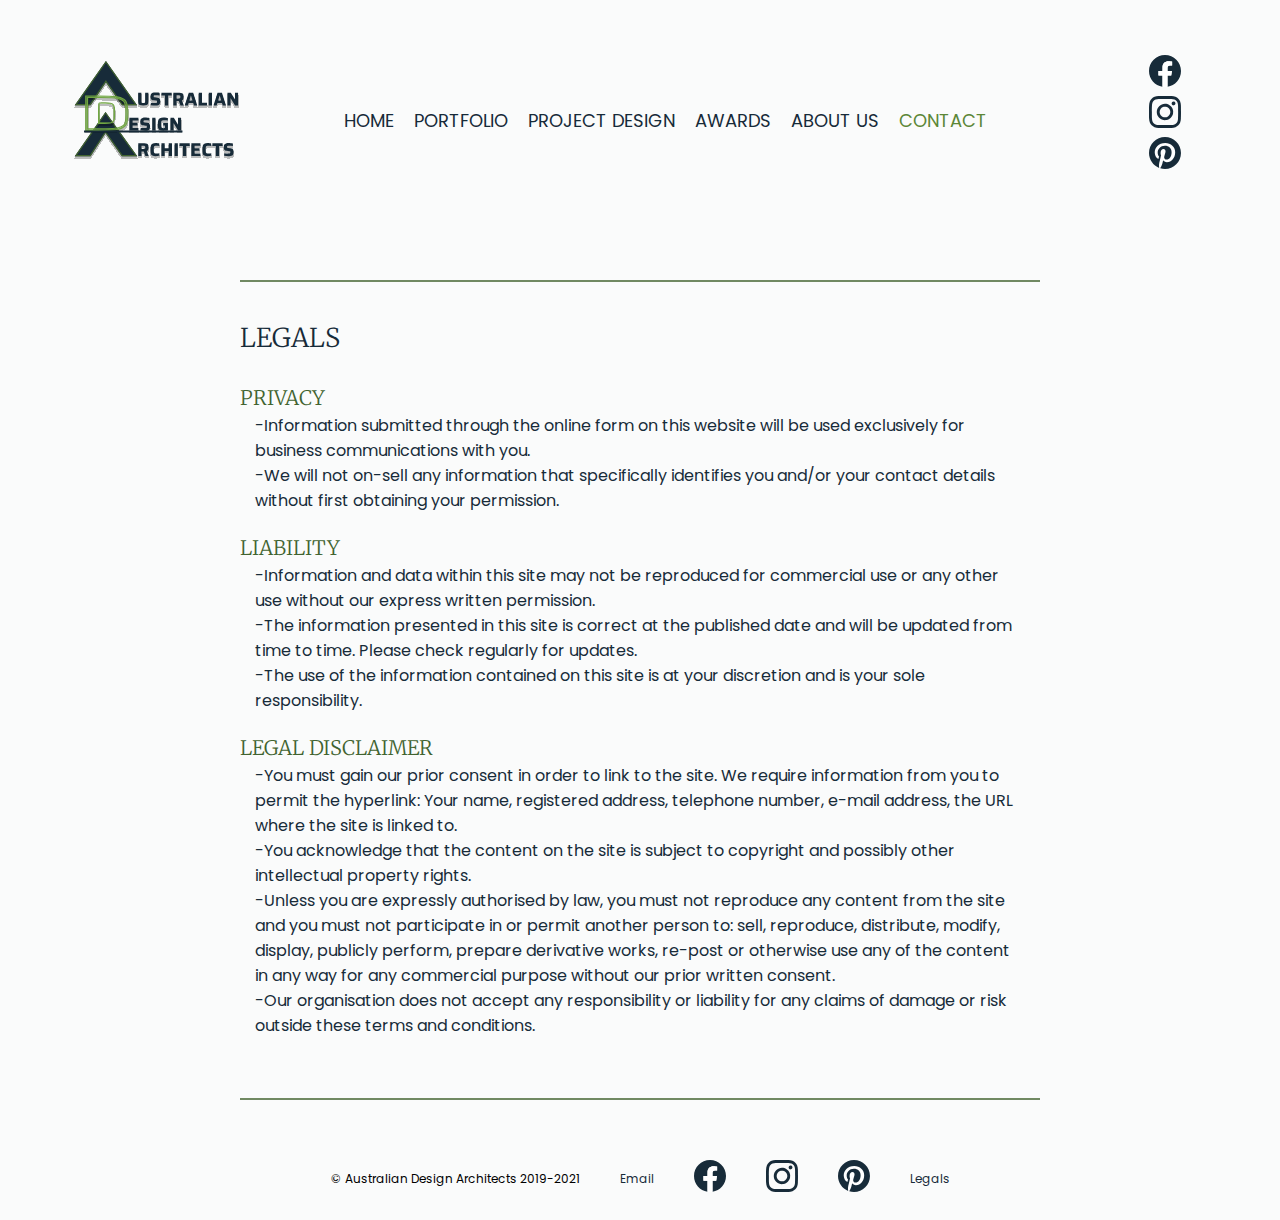
<file: www/legals.html>
<!DOCTYPE html>

<html lang="en">

<head>
  <meta charset="utf-8" />

  <title>
    Australian Design Architects, multiple award-winning architects and
    leaders in sustainable, environmentally aware building and design. Contact Page.
  </title>

  <meta name="author" content="   Paul Harvey paul.harvey23@studytafensw.edu.au   " />

  <link rel="stylesheet" href="ada.css">
  <!-- <link rel="stylesheet" href="main.js"> -->
  <link
    href="https://fonts.googleapis.com/css2?family=Merriweather:wght@300;400;700;900&family=Poppins:wght@100;300;400;500;600;700;800&display=swap"
    rel="stylesheet" />

  <meta name="viewport" content="width=device-width, initial-scale=1" />
</head>

<body>
  <div id="upper">
    <header>
      <a href="index.html">
        <img class="logo" src="images/ada-logo.svg" width="200" height="150" alt="Australian Design Architects logo" />
      </a>
      <nav>
        <ul>
          <li><a href="index.html">HOME</a></li>
          <li>
            <div id="port">
              <a href="portfolio.html">PORTFOLIO</a>
              <div class="sub_menu">
                <div class="col">
                  <a href="residential.html">
                    <img src="images/res-part1-1-thumb.jpg" alt="apartment3" />
                    <p>Residential</p>
                  </a>
                </div>
                <div class="col">
                  <a href="interiors.html">
                    <img src="images/int-part3-1-thumb.jpg" alt="interiors" />
                    <p>Interiors</p>
                  </a>
                </div>
                <div class="col">
                  <a href="commercial.html">
                    <img src="images/com-part1-3-thumb.jpg" alt="commercial building" />
                    <p>Commercial</p>
                  </a>
                </div>
                <div class="col">
                  <a href="restoration.html">
                    <img src="images/rest2-thumb.jpg" alt="restoration project" />
                    <p>Restoration</p>
                  </a>
                </div>
              </div>
            </div>
          </li>

          <li><a href="project_design.html">PROJECT DESIGN</a></li>
          <li><a href="awards.html">AWARDS</a></li>
          <li><a href="about_us.html">ABOUT US</a></li>
          <li><a href="contact.html" id="current">CONTACT</a></li>
        </ul>
      </nav>
      <div id="socials">
        <ul>
          <li>
            <a href="https://www.facebook.com/australian_design_architects"><img src="images/facebook_logo1.svg"
                width="32" height="32" alt="Facebook logo" /></a>
          </li>
          <li>
            <a href="https://www.instagram.com/australian_design_architects"><img src="images/instagram_logo1.svg"
                width="32" height="32" alt="instagram logo" /></a>
          </li>
          <li>
            <a href="https://www.pinterest.com/australian_design_architects"><img src="images/pinterest_logo1.svg"
                width="32" height="32" alt="pinterest logo" /></a>
          </li>
        </ul>
      </div>
    </header>
  </div>
  <hr />
  <div id="main-wrapper">
    <main>
      <h1>Legals</h1>

      <h3 class="legal-h3">Privacy</h3>


      <p>-Information submitted through the online form on this website will be used exclusively for business
        communications with you.</p>

      <p>-We will not on-sell any information that specifically identifies you and/or your contact details without first
        obtaining your permission.</p>

      <h3 class="legal-h3">Liability</h3>

      <p>-Information and data within this site may not be reproduced for commercial use or any other use without our
        express written permission.</p>

      <p>-The information presented in this site is correct at the published date and will be updated from time to time.
        Please check regularly for updates.</p>

      <p>-The use of the information contained on this site is at your discretion and is your sole responsibility.</p>

      <h3 class="legal-h3">Legal Disclaimer</h3>

      <p>-You must gain our prior consent in order to link to the site. We require information from you to permit the
        hyperlink: Your name, registered address, telephone number, e-mail address, the URL where the site is linked to.
      </p>

      <p>-You acknowledge that the content on the site is subject to copyright and possibly other intellectual property
        rights.</p>

      <p>-Unless you are expressly authorised by law, you must not reproduce any content from the site and you must not
        participate in or permit another person to: sell, reproduce, distribute, modify, display, publicly perform,
        prepare derivative works, re-post or otherwise use any of the content in any way for any commercial purpose
        without our prior written consent.</p>

      <p>-Our organisation does not accept any responsibility or liability for any claims of damage or risk outside
        these
        terms and conditions.</p>

    </main>
</div>



      <hr />
      <footer>
        <ul>
          <li>&copy; Australian Design Architects 2019-2021</li>
          <li><a href="contact.html">Email</a></li>
          <li>
            <a href="https://www.facebook.com/australian_design_architects"><img src="images/facebook_logo1.svg"
                width="32" height="32" alt="Facebook logo" /></a>
          </li>
          <li>
            <a href="https://www.instagram.com/australian_design_architects"><img src="images/instagram_logo1.svg"
                width="32" height="32" alt="instagram logo" /></a>
          </li>
          <li>
            <a href="https://www.pinterest.com/australian_design_architects"><img src="images/pinterest_logo1.svg"
                width="32" height="32" alt="pinterest logo" /></a>
          </li>

          <li><a href="legals.html">Legals</a></li>
        </ul>
      </footer>
</body>

</html>
</file>
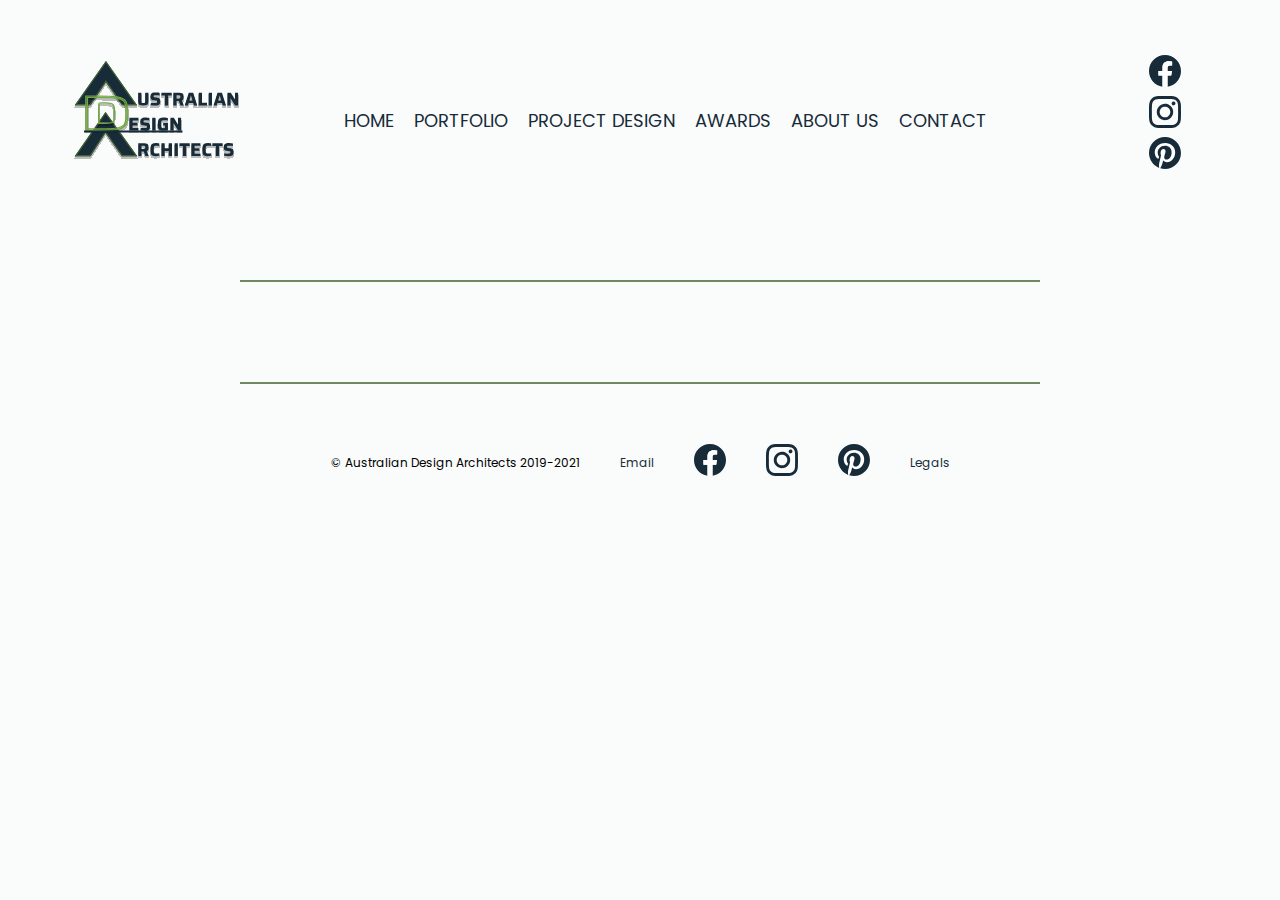
<file: www/portfolio.html>
<!DOCTYPE html>

<html lang="en">

<head>
  <meta charset="utf-8" />

  <title>
    Australian Design Architects, multiple award-winning architects and
    leaders in sustainable, environmentally aware building and design.
    Portfolio Page.
  </title>

  <meta name="author" content="   Paul Harvey paul.harvey23@studytafensw.edu.au   " />

  <link rel="stylesheet" href="ada.css" />
  <!-- <link rel="stylesheet" href="main.js"> -->
  <link
    href="https://fonts.googleapis.com/css2?family=Merriweather:wght@300;400;700;900&family=Poppins:wght@100;300;400;500;600;700;800&display=swap"
    rel="stylesheet" />

  <meta name="viewport" content="width=device-width, initial-scale=1" />
</head>

<body>
  <div id="upper">
    <header>
      <a href="index.html">
        <img class="logo" src="images/ada-logo.svg" width="200" height="150" alt="Australian Design Architects logo" />
      </a>
      <nav>
        <ul>
          <li><a href="index.html">HOME</a></li>
          <li>
            <div id="port">
              <a href="portfolio.html">PORTFOLIO</a>
              <div class="sub_menu">
                <div class="col">
                  <a href="residential.html">
                    <img src="images/res-part1-1-thumb.jpg" alt="apartment3" />
                    <p>Residential</p>
                  </a>
                </div>
                <div class="col">
                  <a href="interiors.html">
                    <img src="images/int-part3-1-thumb.jpg" alt="interiors" />
                    <p>Interiors</p>
                  </a>
                </div>
                <div class="col">
                  <a href="commercial.html">
                    <img src="images/com-part1-3-thumb.jpg" alt="commercial building" />
                    <p>Commercial</p>
                  </a>
                </div>
                <div class="col">
                  <a href="restoration.html">
                    <img src="images/rest2-thumb.jpg" alt="restoration project" />
                    <p>Restoration</p>
                  </a>
                </div>
              </div>
            </div>
          </li>

          <li><a href="project_design.html">PROJECT DESIGN</a></li>
          <li><a href="awards.html">AWARDS</a></li>
          <li><a href="about_us.html">ABOUT US</a></li>
          <li><a href="contact.html">CONTACT</a></li>
        </ul>
      </nav>
      <div id="socials">
        <ul>
          <li>
            <a href="https://www.facebook.com/australian_design_architects"><img src="images/facebook_logo1.svg"
                width="32" height="32" alt="Facebook logo" /></a>
          </li>
          <li>
            <a href="https://www.instagram.com/australian_design_architects"><img src="images/instagram_logo1.svg"
                width="32" height="32" alt="instagram logo" /></a>
          </li>
          <li>
            <a href="https://www.pinterest.com/australian_design_architects"><img src="images/pinterest_logo1.svg"
                width="32" height="32" alt="pinterestlogo" /></a>
          </li>
        </ul>
      </div>
    </header>
  </div>
  <hr />
  <div id="main-wrapper">
    <main>
      <!-- <h1>
            Awards
          </h1>
  
          <div id="awards-list">
            <div class="accolades">
             <img src="images/wall_large_awards.jpg"   alt="living wall" width="300" height="200">
            </div>
            <div class="accolade-info-1">
                <h3>LIVING WALL</h3>
                <h4>WINNER | AUSTRALIAN SUSTAINABILITY AWARDS</h4>
                <h5>2020 </h5>
                <p>Lorem ipsum dolor sit amet consectetur adipisicing elit. Atque, adipisci laborum quae fuga, ex aliquam deserunt minus sapiente totam iusto.</p>
               
               </div>
             </div>
<hr>



<div id="awards-list">
  <div class="accolades">
   <img src="images/heritage-awards.jpg"   alt="hawthorn house" width="300" height="200">
  </div>
  <div class="accolade-info-1">
      <h3>HAWTHORN HOUSE</h3>
      <h4>WINNER | AUSTRALIAN HERITAGE RESTORATION AWARDS</h4>
      <h5>2020 </h5>
      <p>Lorem ipsum dolor sit amet consectetur adipisicing elit. Atque, adipisci laborum quae fuga, ex aliquam deserunt minus sapiente totam iusto.</p>
     
     </div>
   </div>
<hr>


    <div id="awards-list">
     <div class="accolades">
   <img src="images/jackolope_bar_awards.jpg"   alt="jackolope hotel" width="300" height="200">
     </div>
     <div class="accolade-info-1">
       <h3>JACKOLOPE HOTEL</h3>
       <h4>WINNER | AUSTRALIAN INTERIOR DESIGN AWARDS</h4>
       <h5>2019 </h5>
        <p>Lorem ipsum dolor sit amet consectetur adipisicing elit. Atque, adipisci laborum quae fuga, ex aliquam deserunt minus sapiente totam iusto.</p>
     
       </div>
    </div>
    <hr>

    <div id="awards-list">
      <div class="accolades">
    <img src="images/qt_awards.jpeg"   alt="QT hotel" width="300" height="200">
      </div>
      <div class="accolade-info-1">
        <h3>QT HOTEL</h3>
        <h4>WINNER | NATIONAL INTERIOR ARCHITECTURE AWARDS</h4>
        <h5>2019 </h5>
         <p>Lorem ipsum dolor sit amet consectetur adipisicing elit. Atque, adipisci laborum quae fuga, ex aliquam deserunt minus sapiente totam iusto.</p>
      
        </div>
     </div>
     <hr>

     <div id="awards-list">
      <div class="accolades">
    <img src="images/block-awards.jpg"   alt="block building" width="300" height="200">
      </div>
      <div class="accolade-info-1">
        <h3>THE BLOCK</h3>
        <h4>WINNER (renovation)| AUSTRALIAN ARCHITECTURE AWARDS</h4>
        <h5>2018 </h5>
         <p>Lorem ipsum dolor sit amet consectetur adipisicing elit. Atque, adipisci laborum quae fuga, ex aliquam deserunt minus sapiente totam iusto.</p>
      
        </div>
     </div>
     <hr>


     <div id="awards-list">
      <div class="accolades">
    <img src="images/rocks-police-station-awards.jpg"   alt="former rocks police station" width="300" height="200">
      </div>
      <div class="accolade-info-1">
        <h3>SERGEANT LOK</h3>
        <h4>WINNER ( heritage renovation)| NATIONAL ARCHITECTURE DESIGN AWARDS</h4>
        <h5>2018 </h5>
         <p>Lorem ipsum dolor sit amet consectetur adipisicing elit. Atque, adipisci laborum quae fuga, ex aliquam deserunt minus sapiente totam iusto.</p>
      
        </div> -->
    </main>
  </div>

  <hr />
  <footer>
    <ul>
      <li>&copy; Australian Design Architects 2019-2021</li>
      <li><a href="contact.html">Email</a></li>
      <li>
        <a href="https://www.facebook.com/australian_design_architects"><img src="images/facebook_logo1.svg" width="32"
            height="32" alt="Facebook logo" /></a>
      </li>
      <li>
        <a href="https://www.instagram.com/australian_design_architects"><img src="images/instagram_logo1.svg"
            width="32" height="32" alt="instagram logo" /></a>
      </li>
      <li>
        <a href="https://www.pinterest.com/australian_design_architects"><img src="images/pinterest_logo1.svg"
            width="32" height="32" alt="pinterest logo" /></a>
      </li>

      <li><a href="legals.html">Legals</a></li>
    </ul>
  </footer>
  <!-- <script>
      var slideIndex = 0;
      showSlides();

      function showSlides() {
        var i;
        var slides = document.getElementsByClassName("mySlides");
        for (i = 0; i < slides.length; i++) {
          slides[i].style.display = "none";
        }
        slideIndex++;
        if (slideIndex > slides.length) {
          slideIndex = 1;
        }
        slides[slideIndex - 1].style.display = "block";
        setTimeout(showSlides, 3000); // Change image every 2 seconds
      }
    </script> -->
</body>

</html>
</file>
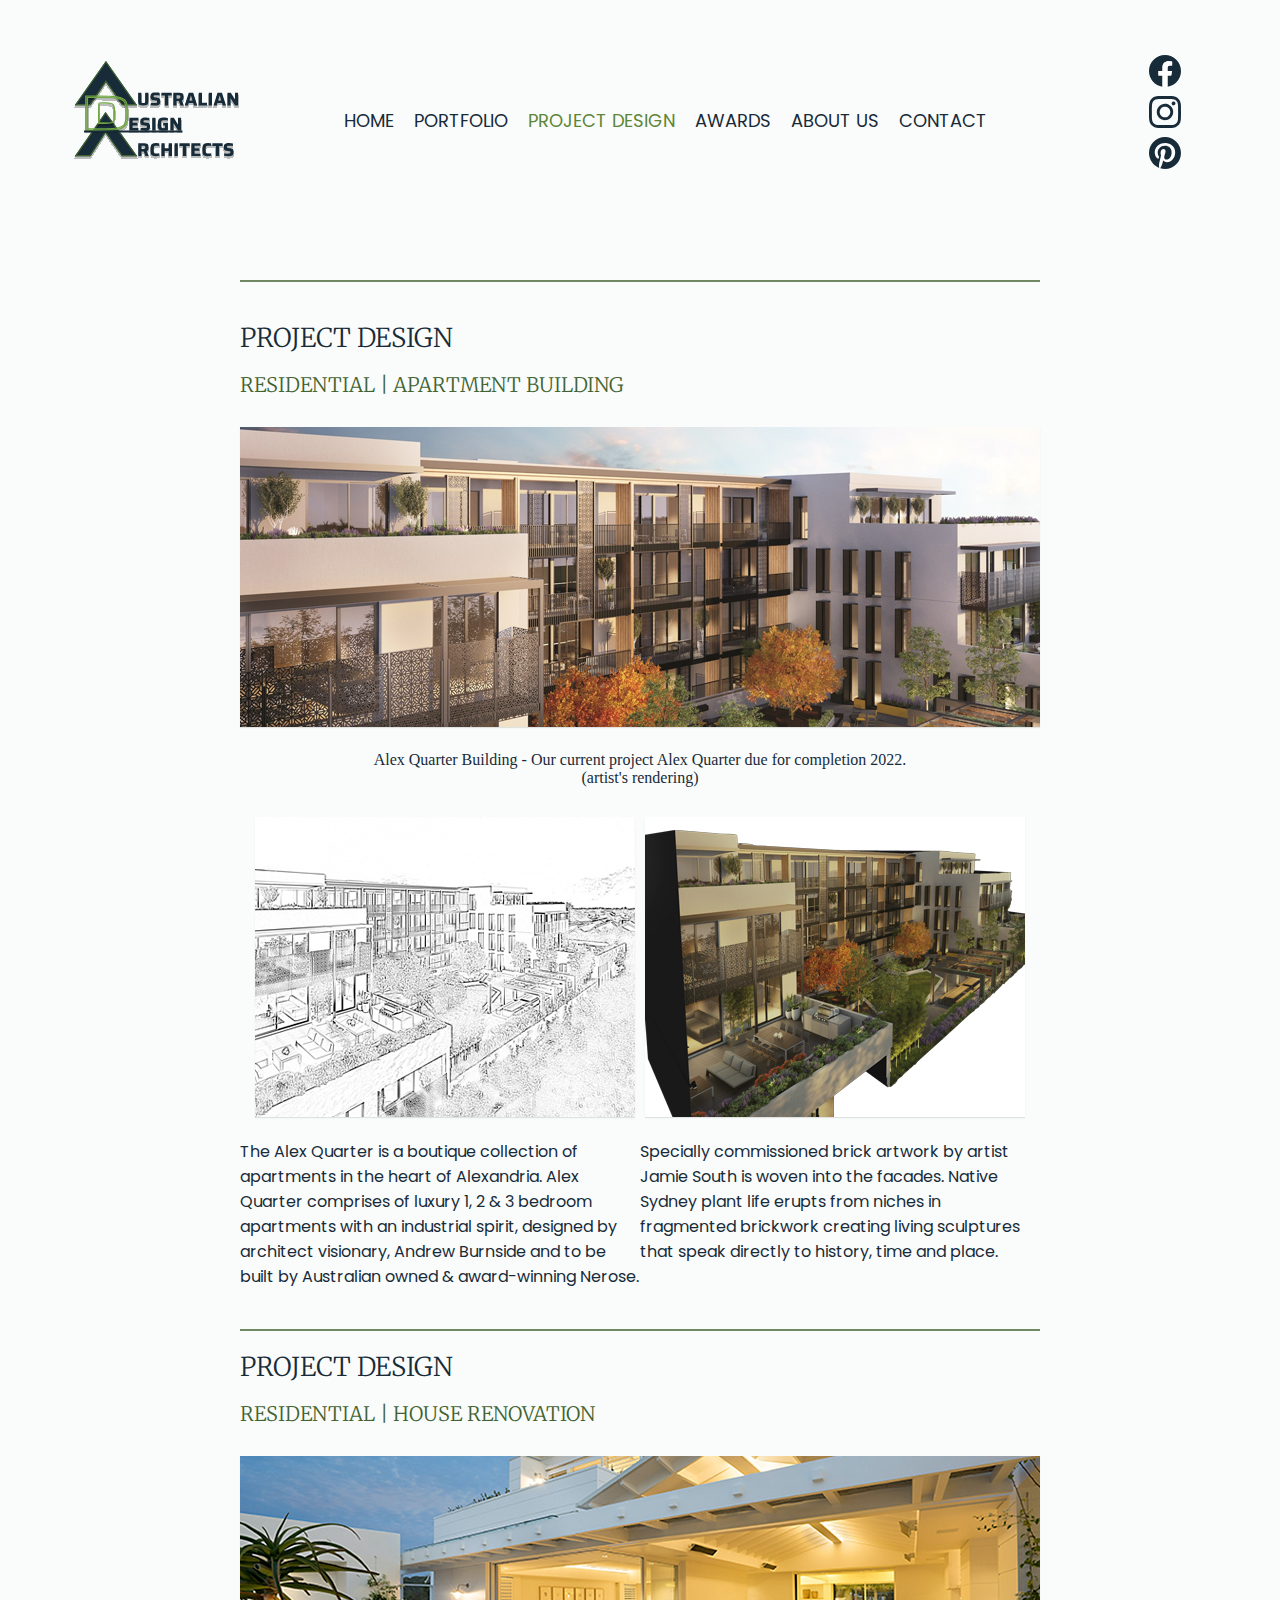
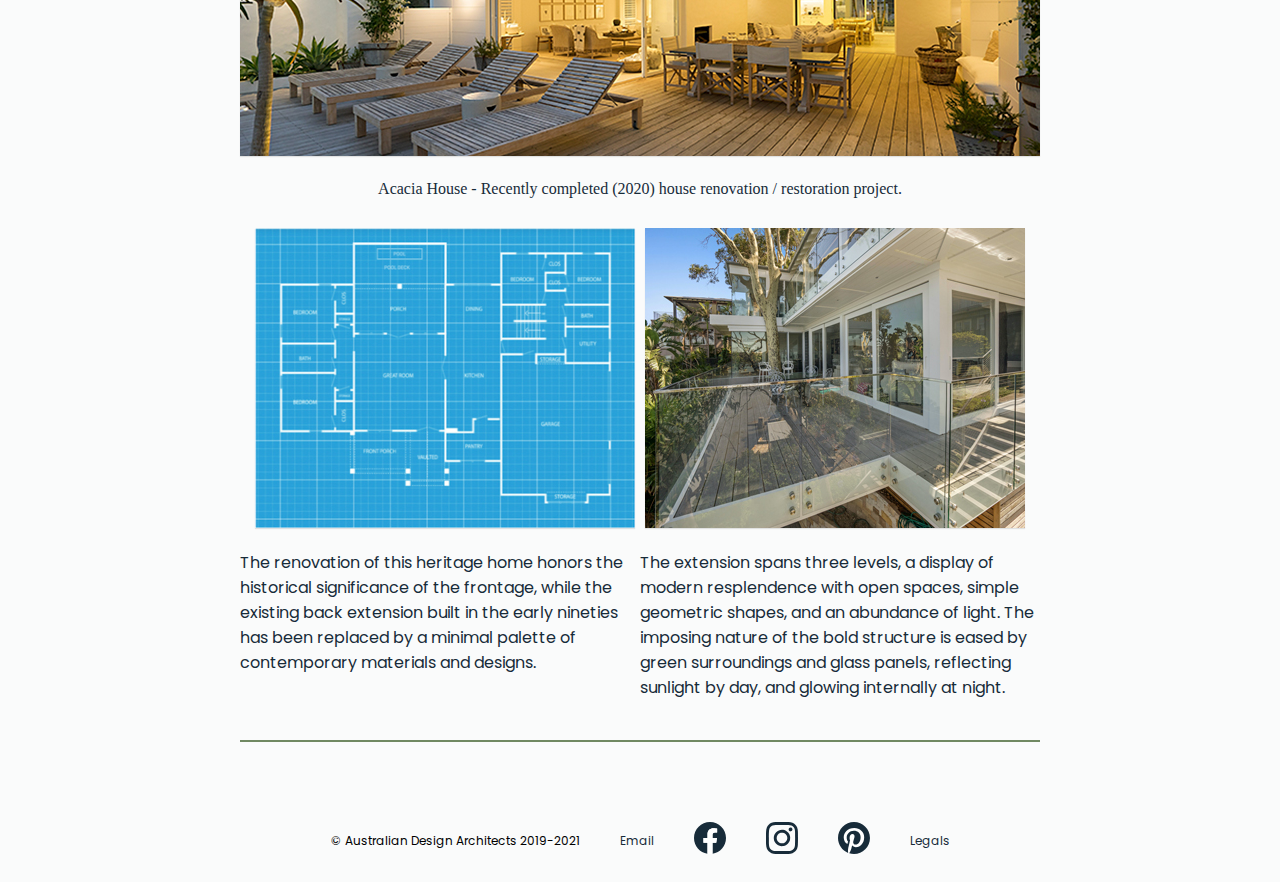
<file: www/project_design.html>
<!DOCTYPE html>

<html lang="en">

<head>
  <meta charset="utf-8" />

  <title>
    Australian Design Architects, multiple award-winning architects and
    leaders in sustainable, environmentally aware building and design. Project
    Design Page.
  </title>

  <meta name="author" content="   Paul Harvey paul.harvey23@studytafensw.edu.au   " />

  <link rel="stylesheet" href="ada.css" />
  <!-- <link rel="stylesheet" href="main.js"> -->
  <link
    href="https://fonts.googleapis.com/css2?family=Merriweather:wght@300;400;700;900&family=Poppins:wght@100;300;400;500;600;700;800&display=swap"
    rel="stylesheet" />

  <meta name="viewport" content="width=device-width, initial-scale=1" />
</head>

<body>
  <div id="upper">
    <header>
      <a href="index.html">
        <img class="logo" src="images/ada-logo.svg" width="200" height="150" alt="Australian Design Architects logo" />
      </a>
      <nav>
        <ul>
          <li><a href="index.html">HOME</a></li>
          <li>
            <div id="port">
              <a href="portfolio.html">PORTFOLIO</a>
              <div class="sub_menu">
                <div class="col">
                  <a href="residential.html">
                    <img src="images/res-part1-1-thumb.jpg" alt="apartment3" />
                    <p>Residential</p>
                  </a>
                </div>
                <div class="col">
                  <a href="interiors.html">
                    <img src="images/int-part3-1-thumb.jpg" alt="interiors" />
                    <p>Interiors</p>
                  </a>
                </div>
                <div class="col">
                  <a href="commercial.html">
                    <img src="images/com-part1-3-thumb.jpg" alt="commercial building" />
                    <p>Commercial</p>
                  </a>
                </div>
                <div class="col">
                  <a href="restoration.html">
                    <img src="images/rest2-thumb.jpg" alt="restoration project" />
                    <p>Restoration</p>
                  </a>
                </div>
              </div>
            </div>
          </li>

          <li>
            <a href="project_design.html" id="current">PROJECT DESIGN</a>
          </li>
          <li><a href="awards.html">AWARDS</a></li>
          <li><a href="about_us.html">ABOUT US</a></li>
          <li><a href="contact.html">CONTACT</a></li>
        </ul>
      </nav>
      <div id="socials">
        <ul>
          <li>
            <a href="https://www.facebook.com/australian_design_architects"><img src="images/facebook_logo1.svg"
                width="32" height="32" alt="Facebook logo" /></a>
          </li>
          <li>
            <a href="https://www.instagram.com/australian_design_architects"><img src="images/instagram_logo1.svg"
                width="32" height="32" alt="instagram logo" /></a>
          </li>
          <li>
            <a href="https://www.pinterest.com/australian_design_architects"><img src="images/pinterest_logo1.svg"
                width="32" height="32" alt="pinterestlogo" /></a>
          </li>
        </ul>
      </div>
    </header>
  </div>

  <hr />
  <div id="main-wrapper">
    <main>
      <h1>Project Design</h1>
      <h3>Residential | Apartment Building</h3>
      <figure id="project-design">
        <img class="project-hero" src="images/project_main_new_apt.jpg" width="800" height="300"
          alt="new apartment block" />

        <figcaption>
          Alex Quarter Building - Our current project Alex Quarter due for
          completion 2022.
          <br />(artist's rendering)
        </figcaption>
      </figure>

      <div id="timber">
        <div class="sketch">
          <img src="images/project_main-sketch.jpg" width="380" height="300" alt="quay quarter sketch" />
        </div>

        <div class="sketch">
          <img src="images/project_main-no-bg3d.jpg" width="380" height="300" alt="quay quarter sketch" />
        </div>

        <!-- <div class="sketch">
          <img src="images/quay_sketch3.jpg" width="200" height="150" alt="quay quarter sketch">
        </div> -->
      </div>
      <br />
      <div class="pro-info">
        <div>
          <p>
            The Alex Quarter is a boutique collection of apartments in the
            heart of Alexandria. Alex Quarter comprises of luxury 1, 2 & 3
            bedroom apartments with an industrial spirit, designed by
            architect visionary, Andrew Burnside and to be built by Australian
            owned & award-winning Nerose.
          </p>
        </div>
        <div>
          <p>
            Specially commissioned brick artwork by artist Jamie South is
            woven into the facades. Native Sydney plant life erupts from
            niches in fragmented brickwork creating living sculptures that
            speak directly to history, time and place.
          </p>
        </div>
      </div>
      <hr />

      <h1>Project Design</h1>
      <h3>Residential | House Renovation</h3>

      <figure id="project-design2">
        <img class="project-hero2" src="images/project2-new-2-2cropped.jpg" width="800" height="300"
          alt="house renovation" />
        <figcaption>
          Acacia House - Recently completed (2020) house renovation /
          restoration project.
        </figcaption>
      </figure>

      <div id="timber1">
        <div class="sketch1">
          <img src="images/project_house-blueprint1.jpg" width="380" height="300" alt="quay quarter sketch" />
        </div>
        <div class="sketch1">
          <img src="images/project2-new-main.jpg" width="380" height="300" alt="quay quarter sketch" />
        </div>
      </div>
      <br />

      <!-- <figure id="project-design">

        <div id="pro-res"><img
        class="project-hero1"
        src="images/heritage-project-left.jpeg" 
        width="380"
        height="300"
        alt="hawthorn house">

        <img class="project-hero2" src="images/heritage-project-right.jpeg"
        width="380"
        height="300"
        alt="hawthorn house rear"
      />
    </div> -->
      <!-- <figcaption>
        Acacia House - Recently completed (2020) house renovation / restoration project. 
      </figcaption>
    </figure> -->
      <!-- <p> Hawthorn House - Recently completed (2020) residential renovation / restoration project. </p> -->

      <!-- <div id="heritage">
      <div class="sketch">
        <img src="images/heritage-project1.jpg" width="200" height="150" alt="quay quarter sketch">
      </div>

      <div class="sketch">
        <img src="images/heritage-project2.jpg"  width="200" height="150" alt="quay quarter sketch">
      </div>

      <div class="sketch">
        <img src="images/heritage-project3.jpg" width="200" height="150" alt="quay quarter sketch">
      </div>

     
    </div><br> -->
      <div class="pro-info">
        <div>
          <p>
            The renovation of this heritage home honors the historical
            significance of the frontage, while the existing back extension
            built in the early nineties has been replaced by a minimal palette
            of contemporary materials and designs.
          </p>
        </div>
        <div>
          <p>
            The extension spans three levels, a display of modern resplendence
            with open spaces, simple geometric shapes, and an abundance of
            light. The imposing nature of the bold structure is eased by green
            surroundings and glass panels, reflecting sunlight by day, and
            glowing internally at night.
          </p>
        </div>
      </div>
      <hr />
    </main>
  </div>

  <footer>
    <ul>
      <li>&copy; Australian Design Architects 2019-2021</li>
      <li><a href="contact.html">Email</a></li>
      <li>
        <a href="https://www.facebook.com/australian_design_architects"><img src="images/facebook_logo1.svg" width="32"
            height="32" alt="Facebook logo" /></a>
      </li>
      <li>
        <a href="https://www.instagram.com/australian_design_architects"><img src="images/instagram_logo1.svg"
            width="32" height="32" alt="instagram logo" /></a>
      </li>
      <li>
        <a href="https://www.pinterest.com/australian_design_architects"><img src="images/pinterest_logo1.svg"
            width="32" height="32" alt="pinterest logo" /></a>
      </li>

      <li><a href="legals.html">Legals</a></li>
    </ul>
  </footer>
  <!-- <script>
      var slideIndex = 0;
      showSlides();

      function showSlides() {
        var i;
        var slides = document.getElementsByClassName("mySlides");
        for (i = 0; i < slides.length; i++) {
          slides[i].style.display = "none";
        }
        slideIndex++;
        if (slideIndex > slides.length) {
          slideIndex = 1;
        }
        slides[slideIndex - 1].style.display = "block";
        setTimeout(showSlides, 3000); // Change image every 2 seconds
      }
    </script> -->
</body>

</html>
</file>
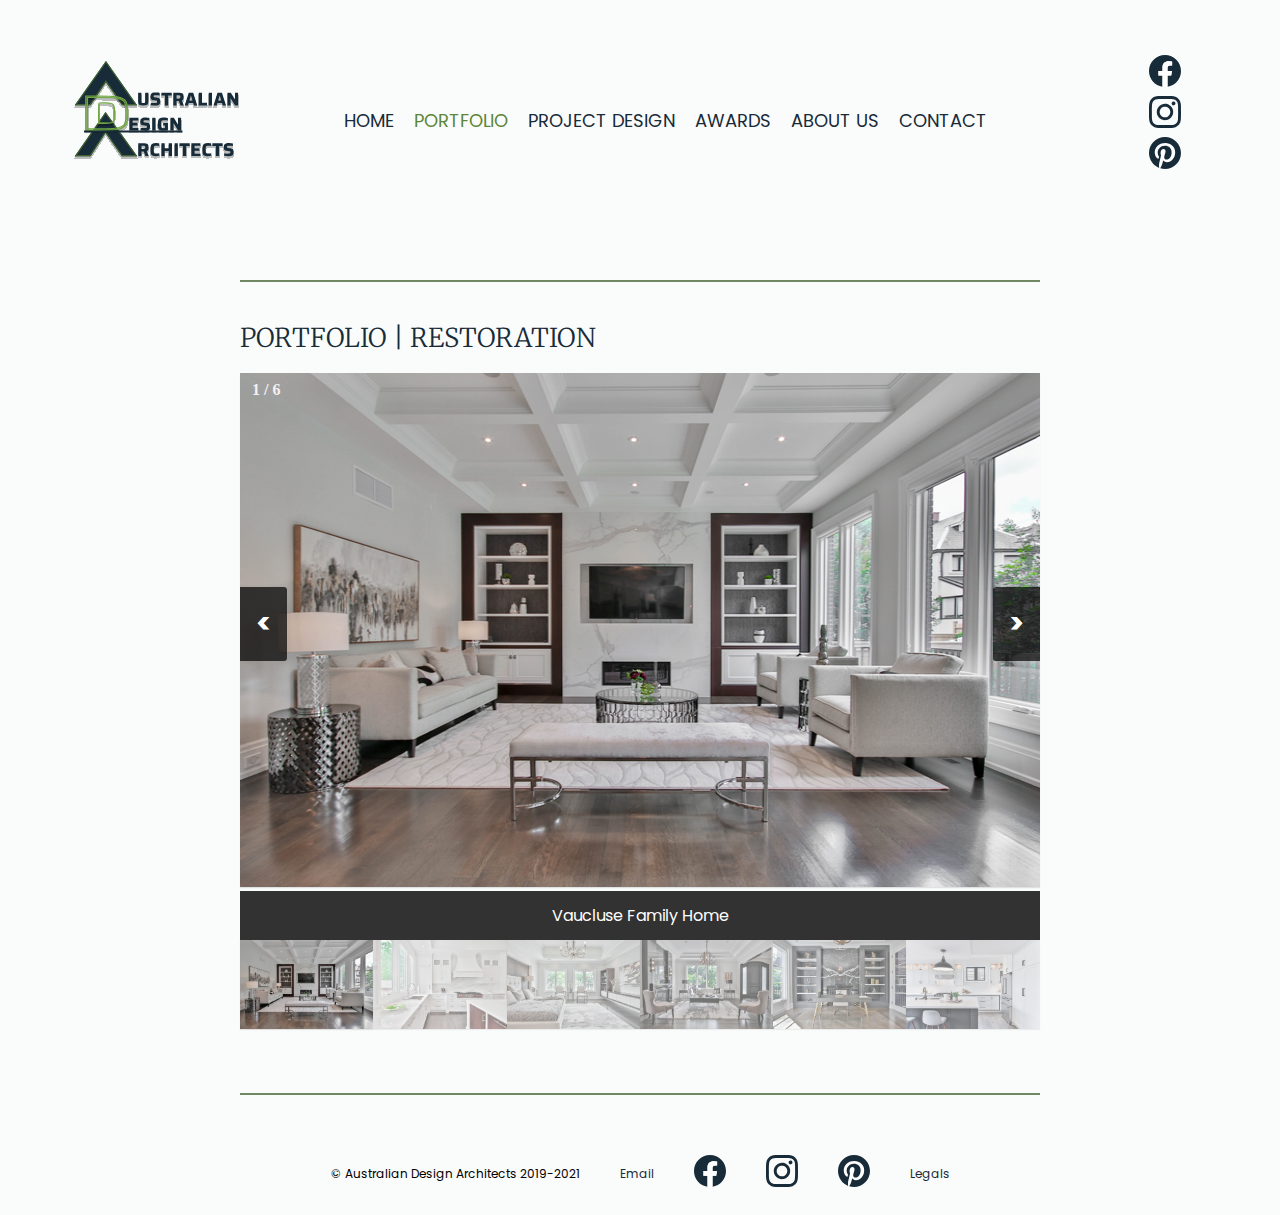
<file: www/restoration.html>
<!DOCTYPE html>

<html lang="en">

<head>
  <meta charset="utf-8" />

  <title>
    Australian Design Architects, multiple award-winning architects and
    leaders in sustainable, environmentally aware building and design.
    Restoration Page.
  </title>

  <meta name="author" content="   Paul Harvey paul.harvey23@studytafensw.edu.au   " />

  <link rel="stylesheet" href="ada.css" />
  <!-- <link rel="stylesheet" href="main.js"> -->
  <link
    href="https://fonts.googleapis.com/css2?family=Merriweather:wght@300;400;700;900&family=Poppins:wght@100;300;400;500;600;700;800&display=swap"
    rel="stylesheet" />

  <meta name="viewport" content="width=device-width, initial-scale=1" />
</head>

<body>
  <div id="upper">
    <header>
      <img class="logo" src="images/ada-logo.svg" width="200" height="150" alt="Australian Design Architects logo" />

      <nav>
        <ul>
          <li><a href="index.html">HOME</a></li>
          <li>
            <div id="port">
              <a href="portfolio.html" id="current">PORTFOLIO</a>
              <div class="sub_menu">
                <div class="col">
                  <a href="residential.html">
                    <img src="images/res-part1-1.jpg" alt="apartment3" />
                    <p>Residential</p>
                  </a>
                </div>
                <div class="col">
                  <a href="interiors.html">
                    <img src="images/int-part3-1.jpg" alt="interiors" />
                    <p>Interiors</p>
                  </a>
                </div>
                <div class="col">
                  <a href="commercial.html">
                    <img src="images/com-part1-3.jpg" alt="commercial building" />
                    <p>Commercial</p>
                  </a>
                </div>
                <div class="col">
                  <a href="restoration.html">
                    <img src="images/rest2.jpg" alt="restoration project" />
                    <p>Restoration</p>
                  </a>
                </div>
              </div>
            </div>
          </li>

          <li><a href="project_design.html">PROJECT DESIGN</a></li>
          <li><a href="awards.html">AWARDS</a></li>
          <li><a href="about_us.html">ABOUT US</a></li>
          <li><a href="contact.html">CONTACT</a></li>
        </ul>
      </nav>
      <div id="socials">
        <ul>
          <li>
            <a href="https://www.facebook.com/australian_design_architects"><img src="images/facebook_logo1.svg"
                width="32" height="32" alt="Facebook logo" /></a>
          </li>
          <li>
            <a href="https://www.instagram.com/australian_design_architects"><img src="images/instagram_logo1.svg"
                width="32" height="32" alt="instagram logo" /></a>
          </li>
          <li>
            <a href="https://www.pinterest.com/australian_design_architects"><img src="images/pinterest_logo1.svg"
                width="32" height="32" alt="pinterestlogo" /></a>
          </li>
        </ul>
      </div>
    </header>
  </div>
  <hr />
  <div id="main-wrapper">
    <main>
      <h1>Portfolio | Restoration</h1>

      <div id="rest-slideshow-container">
        <div class="myrestSlides">
          <div class="numbertext">1 / 6</div>
          <img src="images/rest-part1-1.jpg" width="800" height="514" alt="Vaucluse Family Home" />
        </div>

        <div class="myrestSlides">
          <div class="numbertext">2 / 6</div>
          <img src="images/rest-part1-2.jpg" width="800" height="514" alt="Vaucluse Family Home" />
        </div>

        <div class="myrestSlides">
          <div class="numbertext">3 / 6</div>
          <img src="images/rest-part1-3.jpg" width="800" height="514" alt="Vaucluse Family Home" />
        </div>

        <div class="myrestSlides">
          <div class="numbertext">4 / 6</div>
          <img src="images/rest1.jpg" width="800" height="514" alt="Double Bay Residence" />
        </div>

        <div class="myrestSlides">
          <div class="numbertext">5 / 6</div>
          <img src="images/rest2.jpg" width="800" height="514" alt="Double Bay Residence" />
        </div>

        <div class="myrestSlides">
          <div class="numbertext">6 / 6</div>
          <img src="images/rest3.jpg" width="800" height="514" alt="Double Bay Residence" />
        </div>
        <a class="prev" onclick="plusSlides(-1)">&lt;</a>
        <a class="next" onclick="plusSlides(1)">&gt;</a>

        <div class="caption-container">
          <p id="caption"></p>
        </div>

        <div class="row">
          <div class="column">
            <img class="demo cursor" src="images/rest-part1-1.jpg" width="100%" onclick="currentSlide(1)"
              alt="Vaucluse Family Home" />
          </div>

          <div class="column">
            <img class="demo cursor" src="images/rest-part1-2.jpg" width="100%" onclick="currentSlide(2)"
              alt="Vaucluse Family Home" />
          </div>

          <div class="column">
            <img class="demo cursor" src="images/rest-part1-3.jpg" width="100%" onclick="currentSlide(3)"
              alt="Vaucluse Family Home" />
          </div>

          <div class="column">
            <img class="demo cursor" src="images/rest1.jpg" width="100%" onclick="currentSlide(4)"
              alt="Double Bay Residence" />
          </div>

          <div class="column">
            <img class="demo cursor" src="images/rest2.jpg" width="100%" onclick="currentSlide(5)"
              alt="Double Bay Residence" />
          </div>

          <div class="column">
            <img class="demo cursor" src="images/rest3.jpg" width="100%" onclick="currentSlide(6)"
              alt="Double Bay Residence" />
          </div>
        </div>
      </div>
    </main>
  </div>

  <hr />
  <footer>
    <ul>
      <li>&copy; Australian Design Architects 2019-2021</li>
      <li><a href="contact.html">Email</a></li>
      <li>
        <a href="https://www.facebook.com/australian_design_architects"><img src="images/facebook_logo1.svg" width="32"
            height="32" alt="Facebook logo" /></a>
      </li>
      <li>
        <a href="https://www.instagram.com/australian_design_architects"><img src="images/instagram_logo1.svg"
            width="32" height="32" alt="instagram logo" /></a>
      </li>
      <li>
        <a href="https://www.pinterest.com/australian_design_architects"><img src="images/pinterest_logo1.svg"
            width="32" height="32" alt="pinterest logo" /></a>
      </li>

      <li><a href="legals.html">Legals</a></li>
    </ul>
  </footer>
  <script>
    var slideIndex = 1;
    showSlides(slideIndex);

    function plusSlides(n) {
      showSlides((slideIndex += n));
    }

    function currentSlide(n) {
      showSlides((slideIndex = n));
    }

    function showSlides(n) {
      var i;
      var slides = document.getElementsByClassName("myrestSlides");
      var dots = document.getElementsByClassName("demo");
      var captionText = document.getElementById("caption");
      if (n > slides.length) {
        slideIndex = 1;
      }
      if (n < 1) {
        slideIndex = slides.length;
      }
      for (i = 0; i < slides.length; i++) {
        slides[i].style.display = "none";
      }
      for (i = 0; i < dots.length; i++) {
        dots[i].className = dots[i].className.replace(" active", "");
      }
      slides[slideIndex - 1].style.display = "block";
      dots[slideIndex - 1].className += " active";
      captionText.innerHTML = dots[slideIndex - 1].alt;
    }
  </script>
</body>

</html>
</file>
<file: www/ada.css>
﻿* {
  margin: 0em;
  padding: 0em;
  font-size: 100%;
  border-style: none;
  list-style-type: none;
}
body {
  background-color: #fafbfb;
}

body p,
a,
li {
  font-family: "Poppins";
  font-size: 16px;
}
body p {
  max-width: 770px;
  margin: auto;
}
h1,
h2,
h3,
h4 {
  font-family: "Merriweather", "Playfair Display", serif;
  color: #172b39;
  line-height: 1.2;
  font-weight: 300;
}
h1 {
  font-size: 26px;
  text-transform: uppercase;
  margin-bottom: 20px;
}
h2 {
  font-size: 23px;
  text-transform: uppercase;
  /* color: #41632F;  */
}
h3 {
  font-size: 20px;
  color: #41632f;
  text-transform: uppercase;
}
h4 {
  font-size: 18px;
  color: #5C8737;
  text-transform: uppercase;
}
p {
  font-family: "Poppins";
  font-size: 16px;
  font-weight: 400;
  color: #172b39;
}
#upper {
  width: 1200px;
  margin: auto;
}
header {
  display: flex;
  padding-bottom: 50px;
  width: 1200px;
}
.logo {
  width: 200px;
  height: 150px;
  margin-right: 0px;
  margin-top: 20px;
}

nav {
  display: flex;
  justify-content: center;
  margin: auto;
  padding-top: 50px;
  width: 900px;
}
nav ul {
  display: flex;
  justify-content: space-evenly;
  align-items: center;
  position: relative;
}
nav li {
  padding: 0 10px;
}

nav a {
  font-family: "Poppins";
  font-size: 18px;
  color: #172b39;
  text-decoration: none;
}
nav a:hover {
  color: #41632f;
  text-decoration: none;
  border-bottom: 3px solid #41632f;
  cursor: pointer;
}
nav .sub_menu {
  position: absolute;
  width: 600px;
  left: 0px;
  top: 0px;
  margin-top: 26px;
  background: none;
  padding: 10px;
  padding-left: 6px;
  margin-left: 60px;
  margin-bottom: 20px;
  display: flex;
  /* background-color: none; */
  justify-content: space-around;
  line-height: 24px;
  visibility: hidden;
}
nav .sub_menu .col img {
  height: 80px;
  width: 120px;
}
#port:hover .sub_menu {
  visibility: visible;
}

#socials ul {
  display: flex;
  flex-direction: column;
  justify-content: center;
  align-items: center;
  width: 150px;
  height: 150px;
  margin-top: 40px;
}
#socials li {
  padding: 1px;
}
/* #socials img{
	justify-content: center;
	align-items: center;
} */
#current {
   color: #5C8737;
  /* color: #71a643; */
}
#current:hover {
  border-bottom: hidden;
}
/* I would like this to mirror the main nav look- try to fix this */
/* #current-1 p:hover {
  color: #71a643;
  border-bottom: 3px solid #41632f;
  
}
#current-2 a:hover {
  color: #71a643;
  border-bottom: 3px solid #41632f;
}
#current-3 a:hover {
  color: #71a643;
  border-bottom: 3px solid #41632f;
}
#current-4 a:hover {
  color: #71a643;
  border-bottom: 3px solid #41632f;
} */

/* to here */

hr {
  height: 2px;
  border-width: 0;
  color: #172b39;
  background-color: rgba(65, 99, 47, 0.75);
  margin: auto;
  width: 800px;
  margin-top: 40px;
  margin-bottom: 20px;
}
#main-wrapper {
  /* background-color: #41632f; */
  margin: auto;
  padding: 20px 150px 20px 150px;
  width: 800px;
}
figure {
  width: 800px;
  margin: auto;
}

figure figcaption {
  text-align: center;
  margin-top: 20px;
  color: #172b39;
}
figure h1 {
  /* font-size: 39px; */
  margin-top: 10px;
  margin-bottom: 20px;
}
#hidden-h2 {
  display: none;
}

#fade {
  display: flex;
  width: 800px;
  justify-content: space-between;
  margin-top: 20px;
  margin-bottom: 0px;
  margin: auto;
}
h2 {
  margin-bottom: 20px;
}
.comm-1,
.comm-2 {
  /* width: 220px;  */
  text-align: center;
}
.img-fade {
  width: 250px;
}
.slideshow-container {
  width: 250px;
  height: 300px;
}

#more-1,
#more-2 {
  margin-top: 40px;
  height: 300px;
  width: 100%;
  display: flex;
  justify-content: center;
}
#more-1 p {
  margin-right: 40px;
}
#more-2 p {
  margin-left: 40px;
}
#more-2 {
  margin-bottom: 0px;
}
#team,
.awards-list {
  display: flex;
  justify-content: space-between;
  margin-top: 20px;
}
#team p,
.awards-list p {
  margin-top: 10px;
}
#team h3,
.awards-list h3 {
  margin-top: 0px;
}

.staff-info-1,
.staff-info-3,
.staff-info-5 {
  margin-left: 40px;
}

.staff-info-2,
.staff-info-4,
.staff-info-6,
.accolades {
  margin-right: 40px;
}
.awards-list h5 {
  margin-top: 10px;
}
.awards-list h4 {
  font-size: 14px;
}

/* 
main {
  display: flex;
  flex-direction: column;
} */
/* .staff {
  display: flex;
  justify-content: space-evenly;
}  */

/* .fade {
  -webkit-animation-name: crossfade;
  -webkit-animation-duration: 6.5s;
  animation-name: fade;
  animation-duration: 6.5s;
} 

 @-webkit-keyframes crossfade {
  from {opacity: .1}
  to {opacity: 1}
} 

 @keyframes fade {
  from {opacity: .3}
  to {opacity: 1}
}  */
/* figure img{
	margin: auto;
} */

.contact-hero img {
  margin: auto;
  height: 100%;
}
#contact-details {
  background-color: transparent;
  width: 300px;
  padding-bottom: 40px;
}
.contact-h1 {
  margin-left: 10px;
  margin-bottom: 20px;
}
address {
  font-size: 20px;
  font-family: "Merriweather";
  color: #fff;
  font-style: normal;
  font-weight: 300;
  width: 100%;
  margin-left: 10%;
  margin-top: 40px;
  padding-bottom: 40px;
  /* float: left; */
}
address a {
  text-decoration: none;
  color: #fff;
  cursor: pointer;
  font-weight: 300;
  font-family: "Merriweather";
}
#contact-details a {
  width: 250px;
  color: #fff;
  text-decoration: none;
}
#contact-details p {
  width: 250px;
  color: #fff;
  margin-left: 10%;
}
#googleMap {
  width: 250px;
}
#contact-form {
  width: 350px;
  padding-top: 40px;
  /* zheight: 200px; */
  background-color: rgba(0, 0, 0, 0.1);
  /* margin-left: 50%; */
  /* background-image: url(images/wall_large.jpg); */
}

#contact {
  width: 800px;
  margin-top: 50px;
  margin: auto;
  /* zdisplay: flex; */
  /* justify-content: space-between; */
  background-image: url(images/wall_large.jpg);
}
#image-overlay {
  /* background-color: rgba(0, 0, 0, 0.7); */
  background-color: rgba(23, 43, 57, 0.85);
  width: 800px;
  display: flex;
  justify-content: space-between;
}
#contact-form,
#googleMap,
#contact-details {
  align-items: center;
}
#lname,
#fname,
#mobile,
#email,
#message,
#submit {
  margin-left: 0px;
  padding-top: 12px;
  /* border-bottom: 3px #fff; */
}
label {
  padding-top: 12px;
  margin-top: 5px;
  font-family: "Poppins";
  color: #fff;
}
#mobile {
  padding-top: 12px;
}

input {
  margin-top: 8px;
  padding-top: 12px;
  width: 90%;
  font-family: "Poppins";
  margin-right: 10px;
  border: 1px solid #ccc;
   color: #fff;
  background-color: transparent;
}

textarea {
  background-color: transparent;
  font-family: "Poppins";
  min-width: 90%;
  max-width: 90%;
  border: 1px solid #ccc;
}
#submit {
  background-color: transparent;
  width: 200px;
  border: 1px solid #ccc;
  padding-top: 6px;
  padding-bottom: 6px;
  color: #fff;
}

/* #enter {
  width: 50%;
  margin: auto;
  color: #fff;
  background-color: #41632f;
} */
/* #googleMap{
  width: 300px;
  height: 300px;
} */

footer {
  width: 100%;
  margin: auto;
  margin-top: 0px;
  padding-bottom: 20px;
  height: 80px;
}
footer ul {
  display: flex;
  justify-content: center;
  align-items: center;
}
footer li {
  font-size: 12px;
  padding: 20px;
  margin-top: 20px;
  cursor: pointer;
}
footer a {
  color: #172b39;
  font-size: 12px;
  text-decoration: none;
}
footer a:hover {
  color: #41632f;
  text-decoration: underline;
  cursor: pointer;
}
.team {
  display: flex;
}
.team h2,
.accolade-info-1 h2 {
  margin-bottom: 5px;
}
.team h3,
.accolade-info-1 h3 {
  font-size: 18px;
  color: #41632f;
}
#timber,
#timber1 {
  display: flex;
  width: 770px;
  justify-content: space-between;
  margin: auto;
  margin-top: 30px;
}
/* .sketch {
  padding: 10px;
  box-shadow: none;
} */
#project-design,
#project-design2 {
  margin-top: 30px;
}
#pro-res {
  display: flex;
}
#pro-res img {
  margin: 3px;
}
.pro-info{
  display: flex;
}

/* main img:hover {
  box-shadow: 0 2.8px 2.2px rgba(0, 0, 0, 0.034),
    0 6.7px 5.3px rgba(0, 0, 0, 0.048), 0 12.5px 10px rgba(0, 0, 0, 0.06),
    0 1.3px 1.9px rgba(0, 0, 0, 0.042), 0 31.8px 23.4px rgba(0, 0, 0, 0.086),
    0 50px 40px rgba(0, 0, 0, 0.12);
} */

main img,
#main-wrapper img,
nav .sub_menu .col img,
.contact-hero img {
  box-shadow: 0px 1px 1px 0px rgba(0, 0, 0, 0.1);
}

/* main img {
  transition: transform 0.7s ease-in-out;
}
main img:hover {
  transform: scale(1.1);
} 
#timber img {
  padding: 0px;
  box-shadow: 0 0 0 0px;
  transform: scale(1);
}
#over .logo:hover {
  box-shadow: none;
}
/* Position the image container (needed to position the left and right arrows) */
#res-slideshow-container,
#int-slideshow-container,
#com-slideshow-container,
#rest-slideshow-container {
  position: relative;
  margin: auto;
}

/* Hide the images by default */
.mySlides {
  display: none;
}

/* Add a pointer when hovering over the thumbnail images */
.cursor {
  cursor: pointer;
}

/* Next & previous buttons */
.prev,
.next {
  cursor: pointer;
  position: absolute;
  top: 40%;
  width: auto;
  padding: 16px;
  margin-top: -50px;
  color: white;
  font-weight: bold;
  font-size: 28px;
  border-radius: 0 3px 3px 0;
  user-select: none;
  background-color: rgba(0,0,0,0.7);
  -webkit-user-select: none;
}

/* Position the "next button" to the right */
.next {
  right: 0;
  border-radius: 3px 0 0 3px;
}

/* On hover, add a black background color with a little bit see-through */
.prev:hover,
.next:hover {
  opacity: 0.8;
  /* background-color: rgba(65, 99, 47, 0.75); */
}

/* Number text (1/3 etc) */
.numbertext {
  color: #f2f2f2;
  font-size: 16px;
  font-weight: bolder;
  padding: 8px 12px;
  position: absolute;
  top: 0;
}

/* Container for image text */
.caption-container {
  text-align: center;
  background-color: rgba(0,0,0,0.8);
  padding: 2px 16px;
  color: white;
}

.row:after {
  content: "";
  display: table;
  clear: both;
}

/* Six columns side by side */
.column {
  float: left;
  width: 16.66%;
}

/* Add a transparency effect for thumnbail images */
.demo {
  opacity: 0.6;
}

.active,
.demo:hover {
  opacity: 1;
}
#caption {
  /* #int-caption, #com-caption { */
  color: #fff;
  font-size: 16px;
  padding-top: 10px;
  padding-bottom: 10px;
}
.legal-h3{
  line-height: 1.5em;
padding-top: 10px;
margin-top: 10px;
}
</file>
